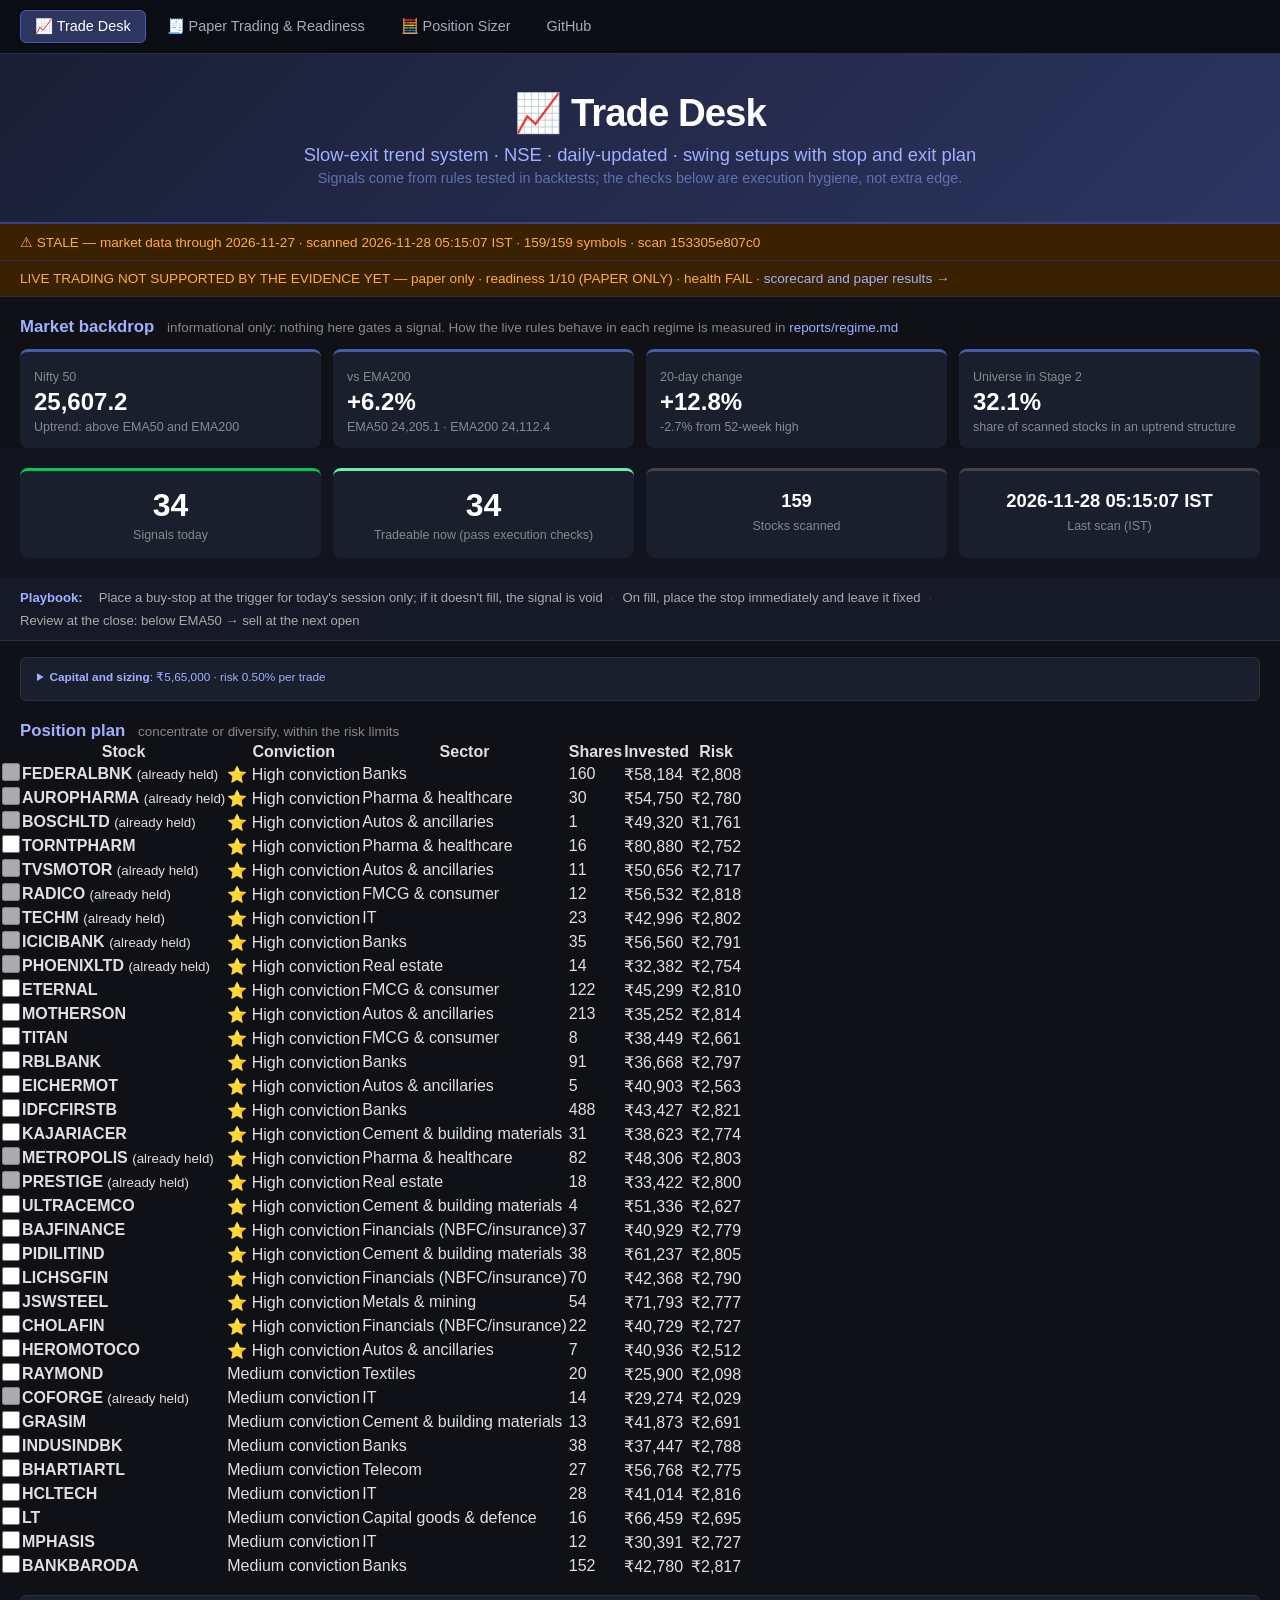
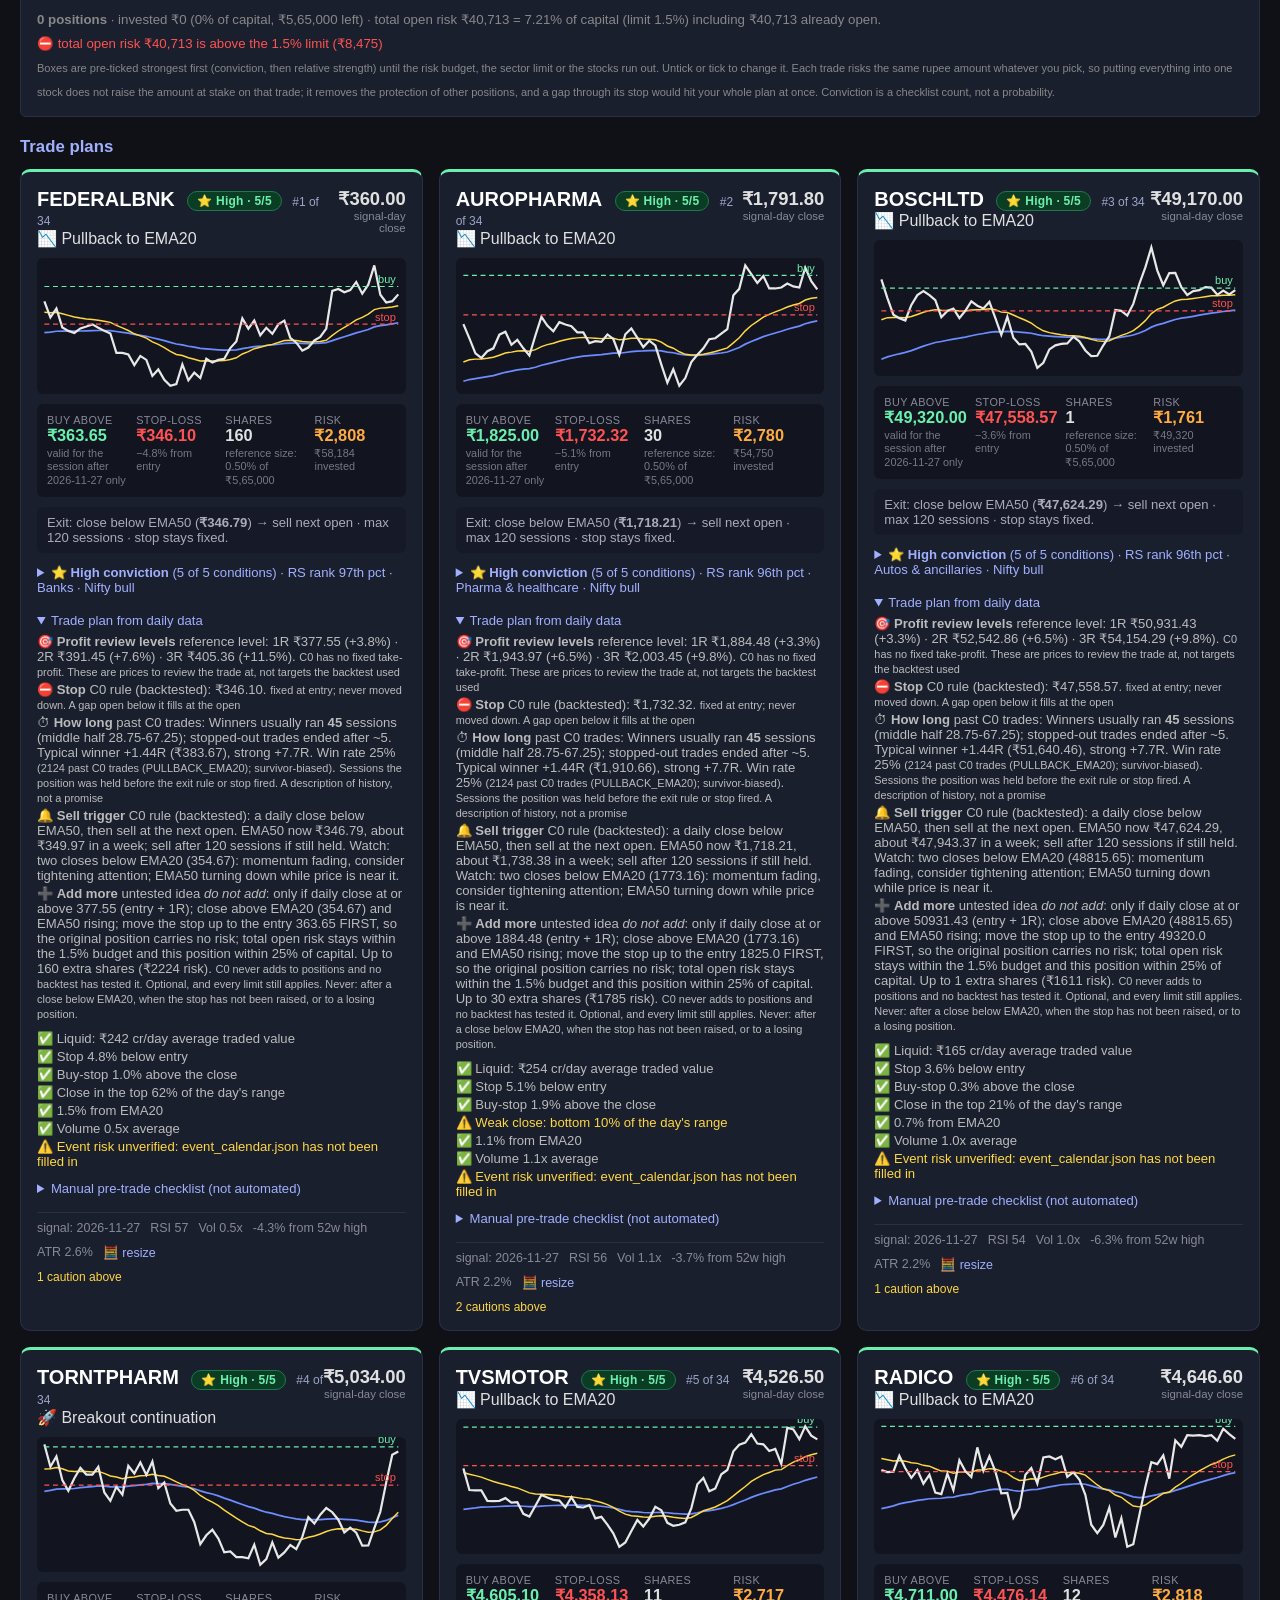
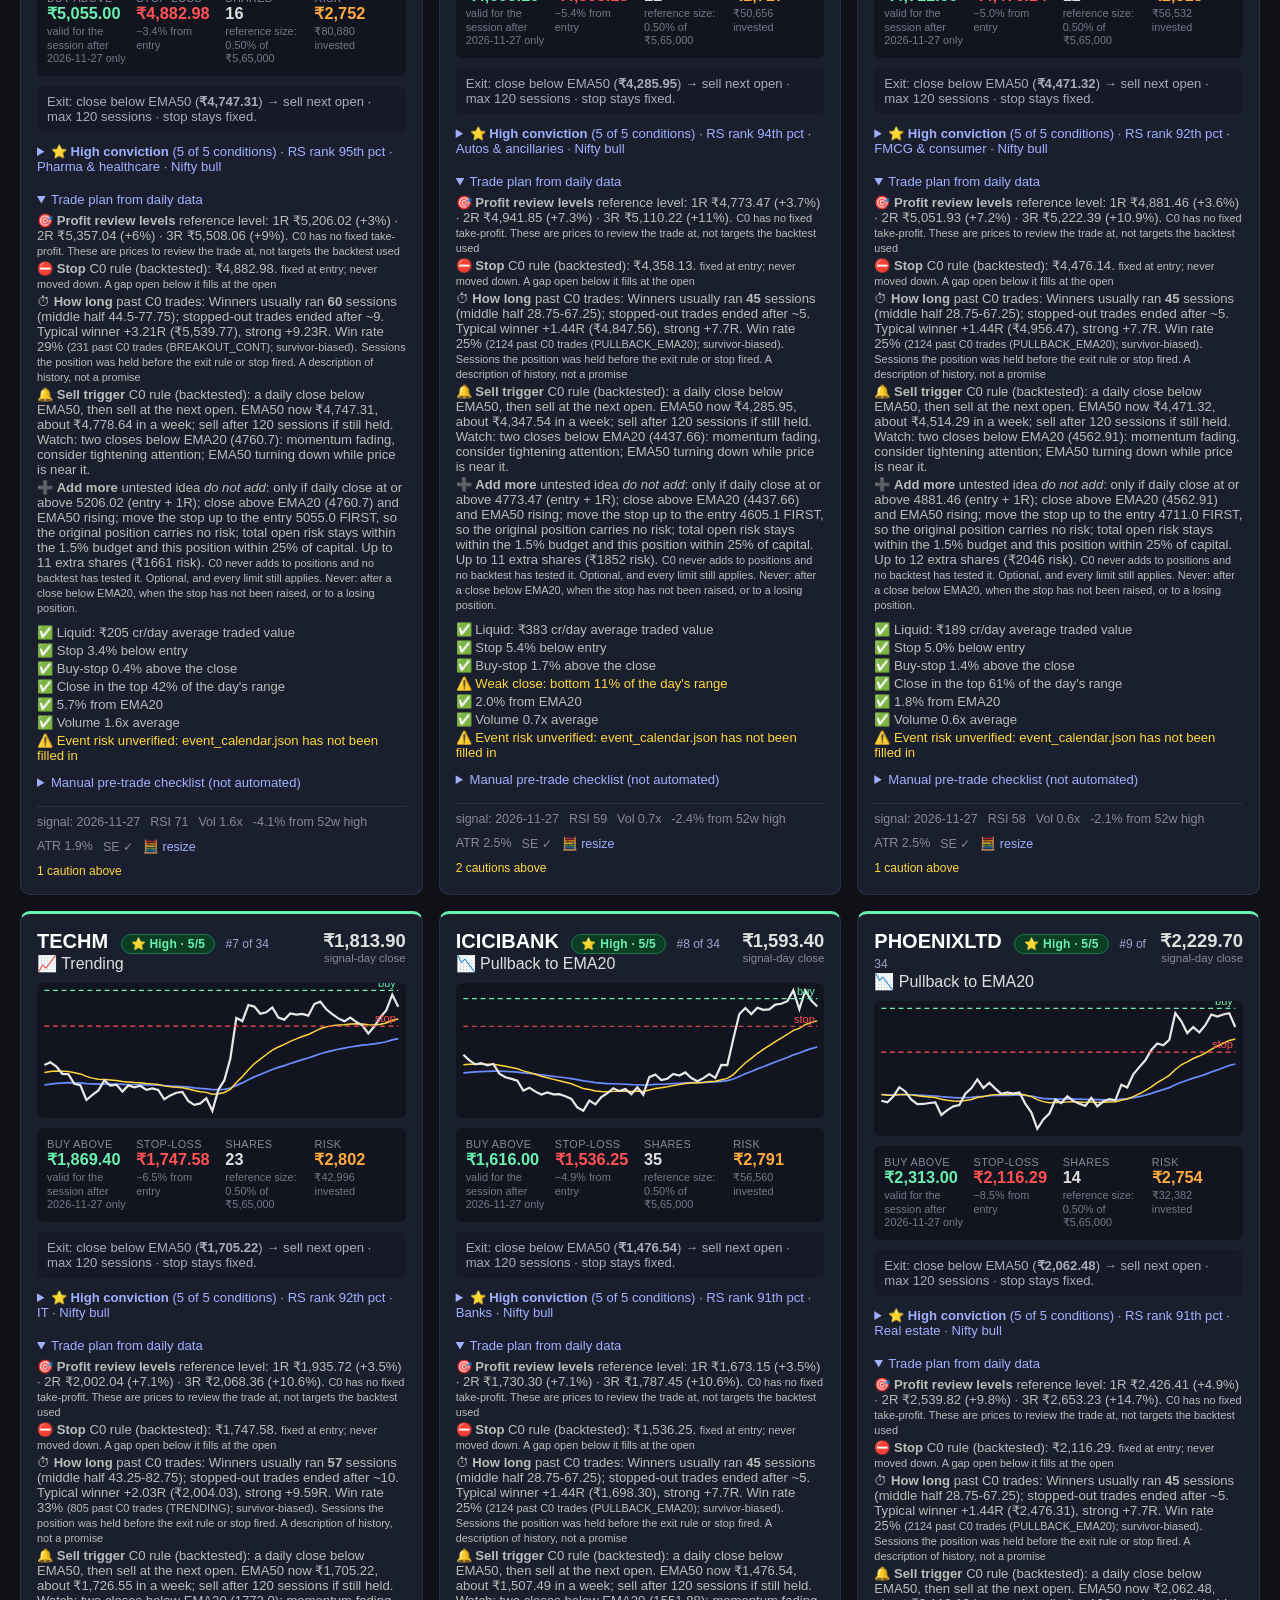
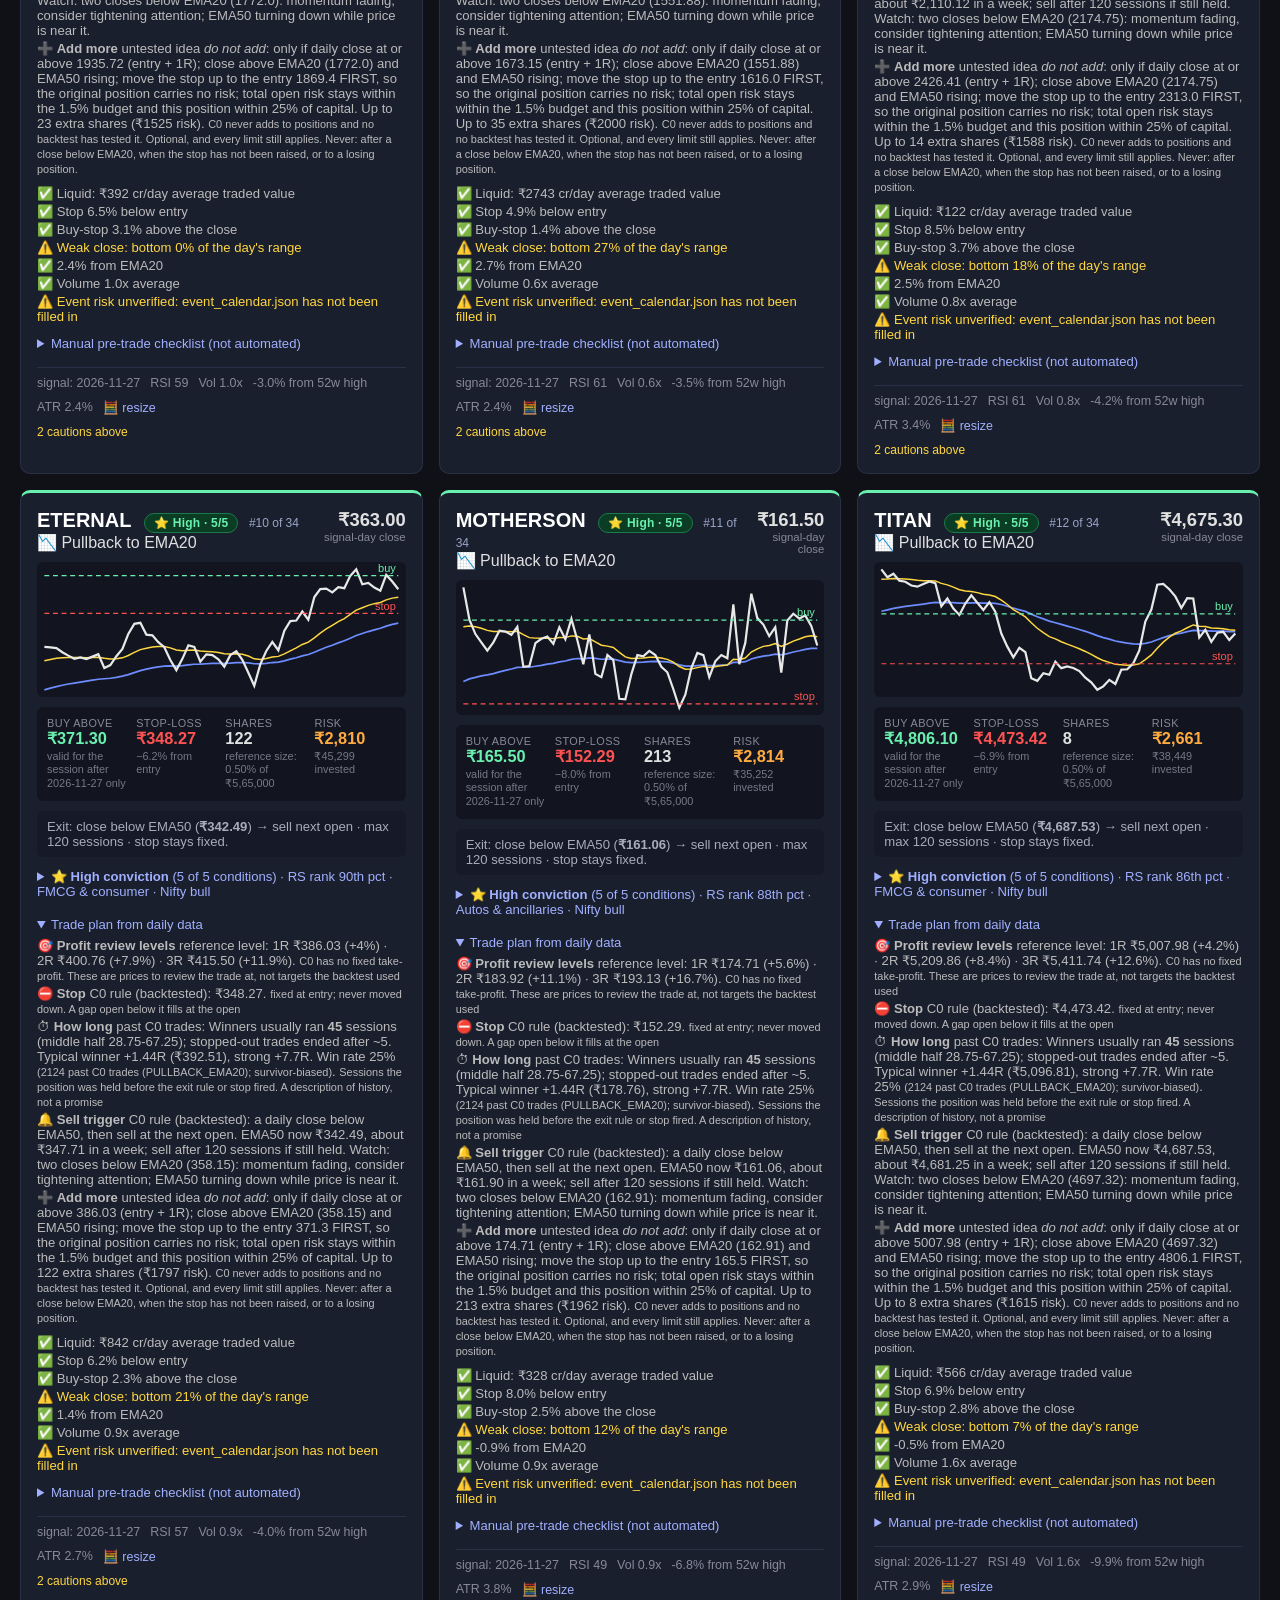
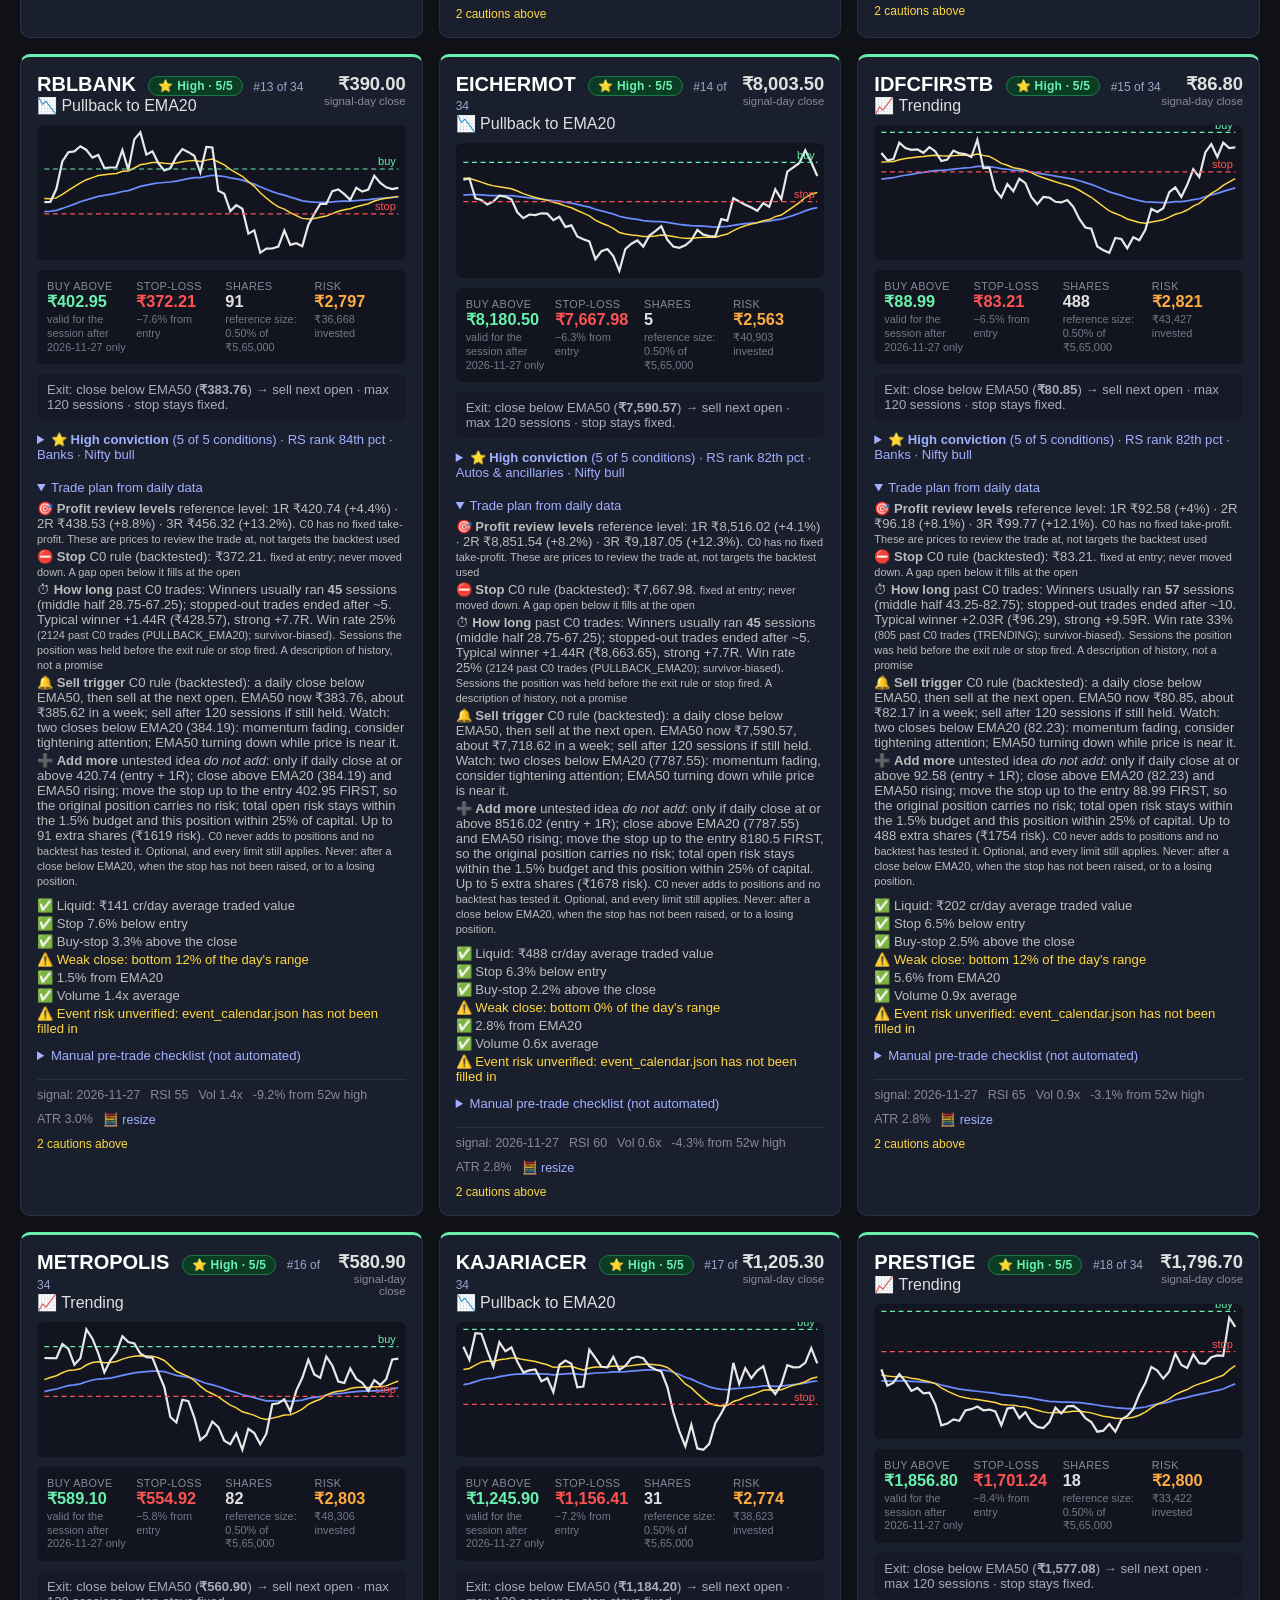
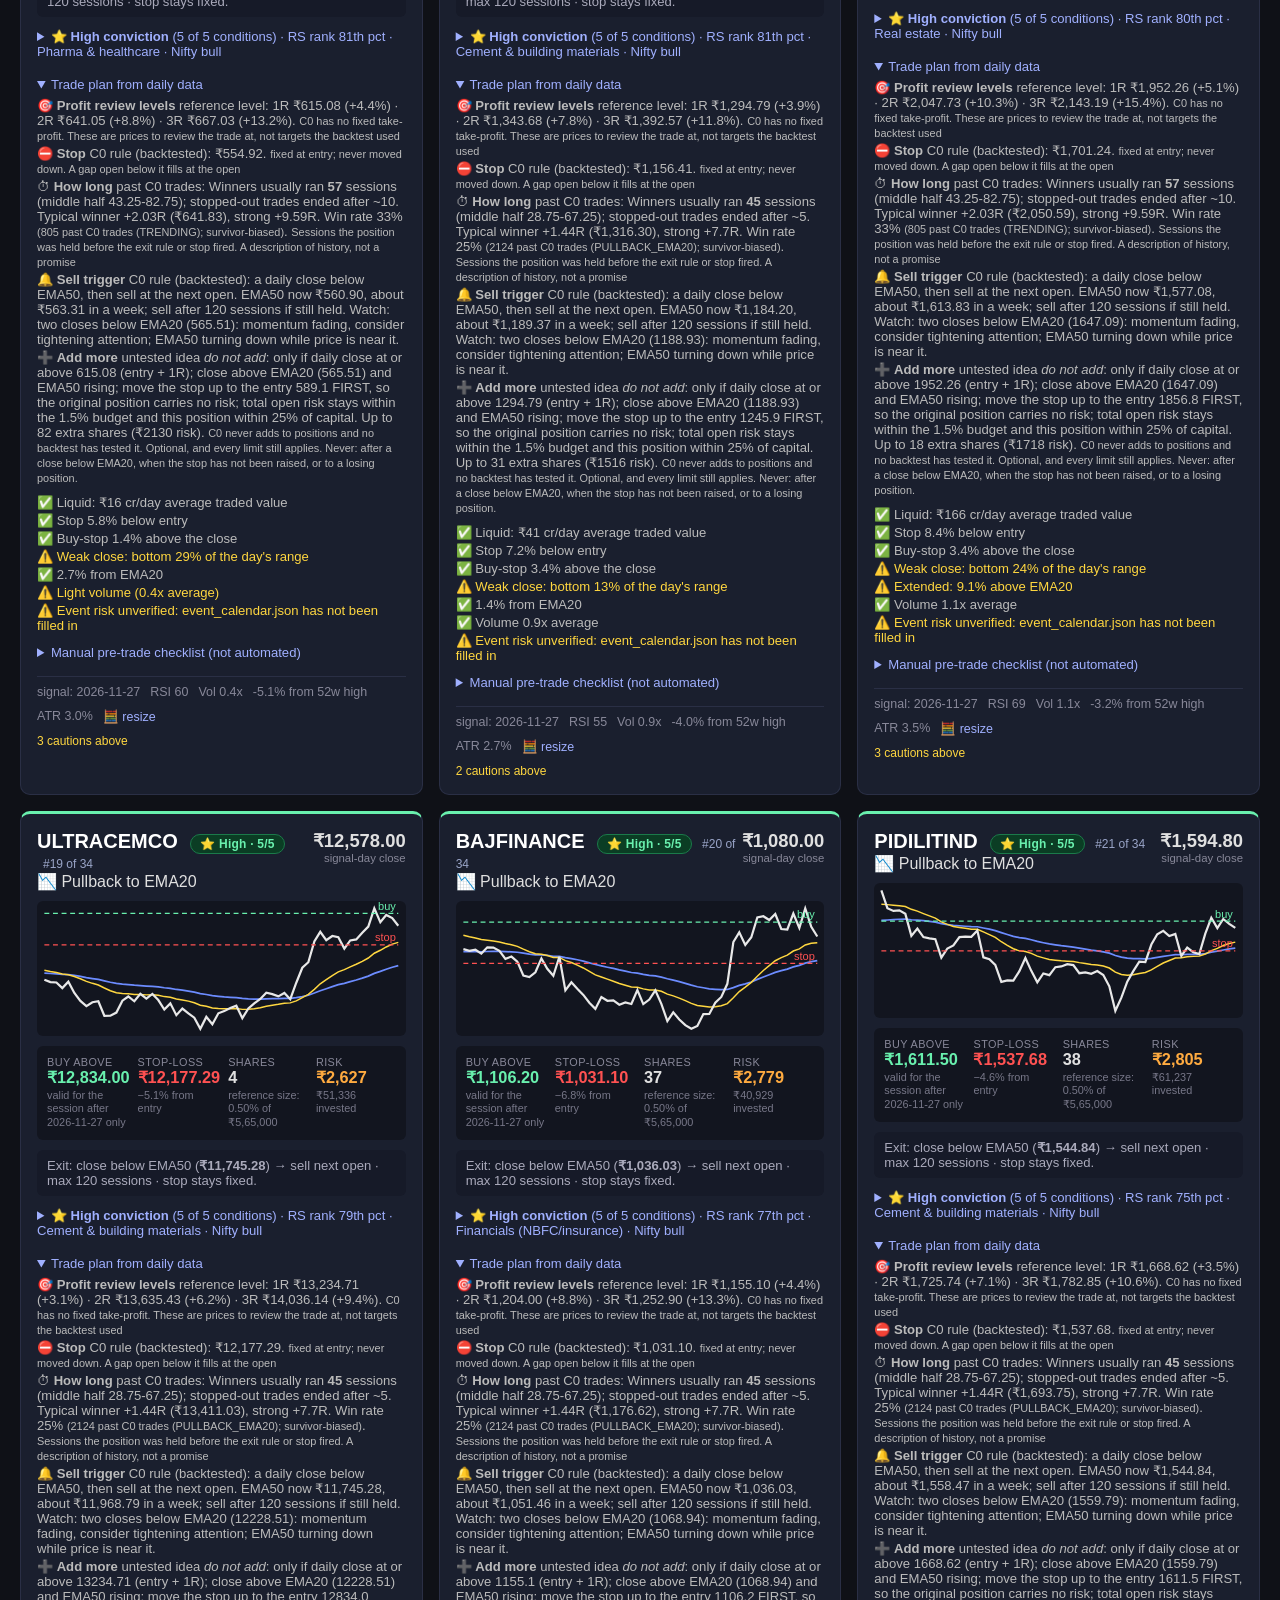
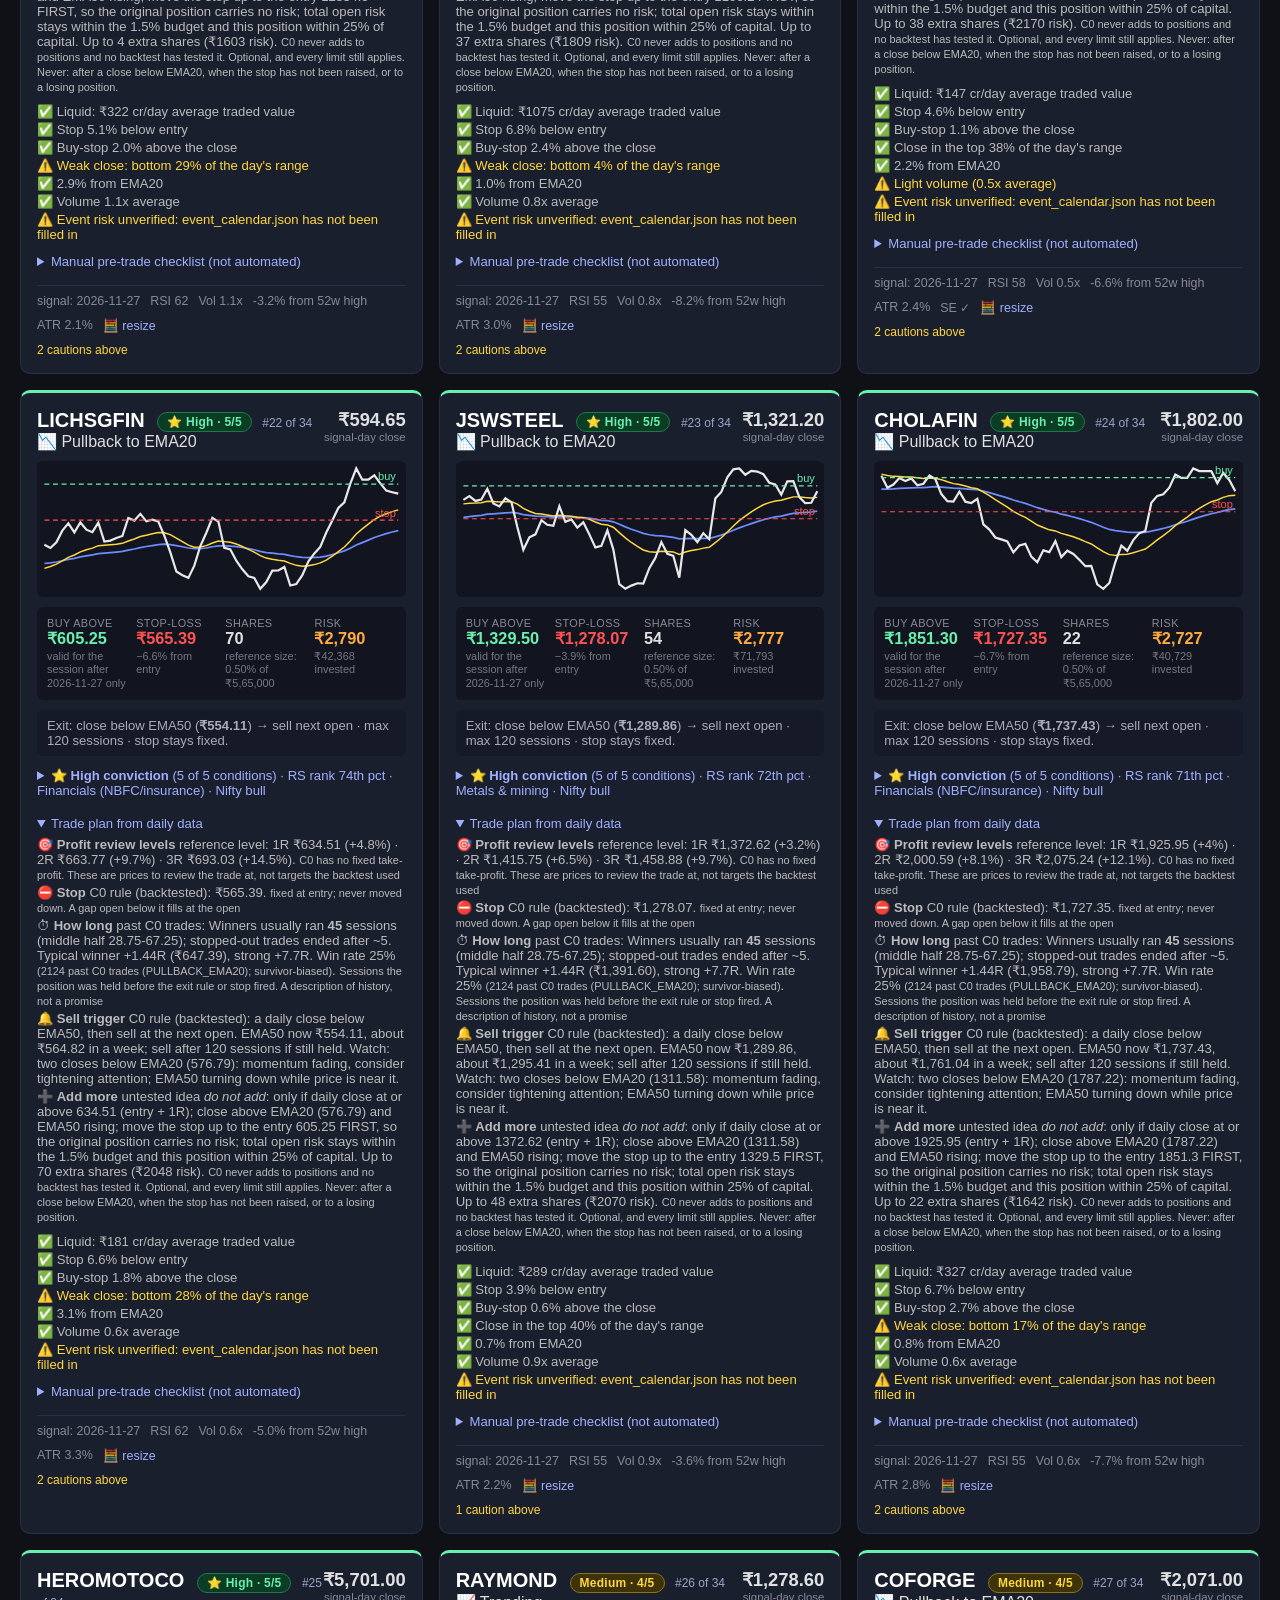
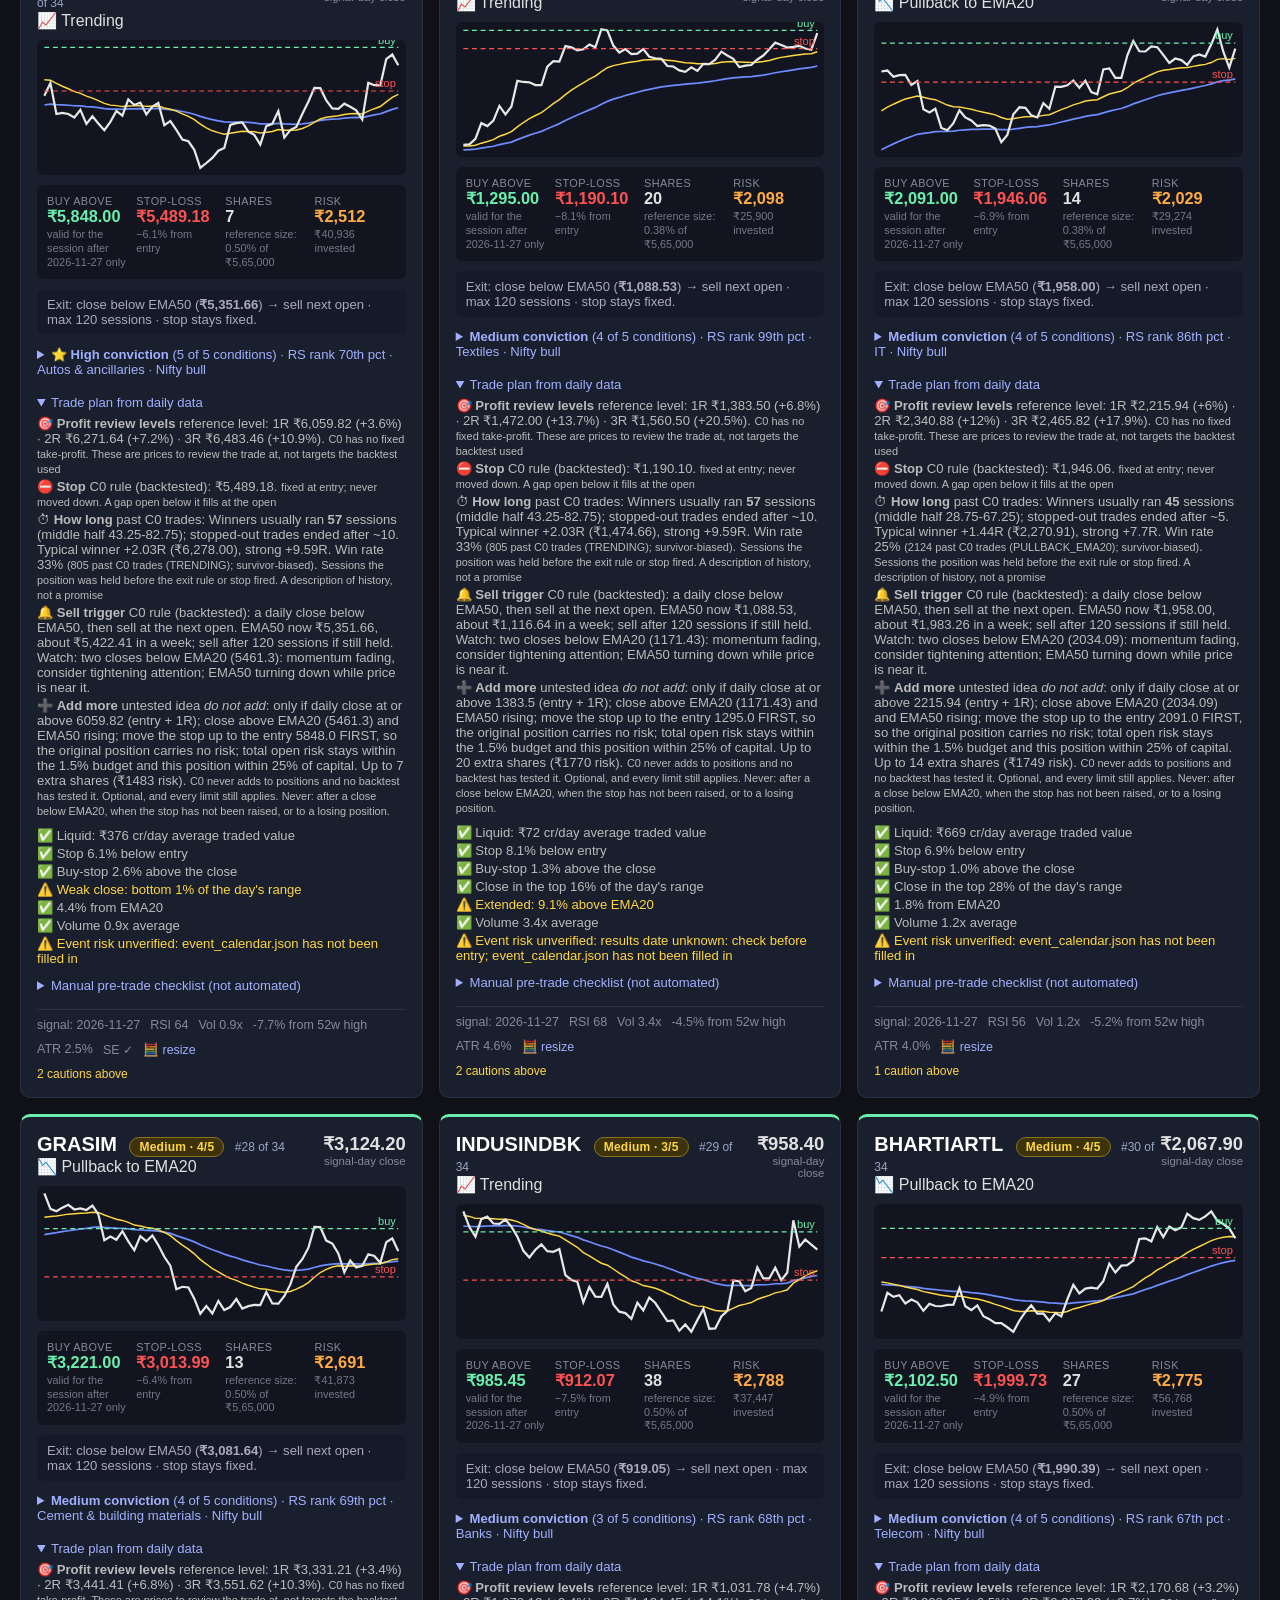
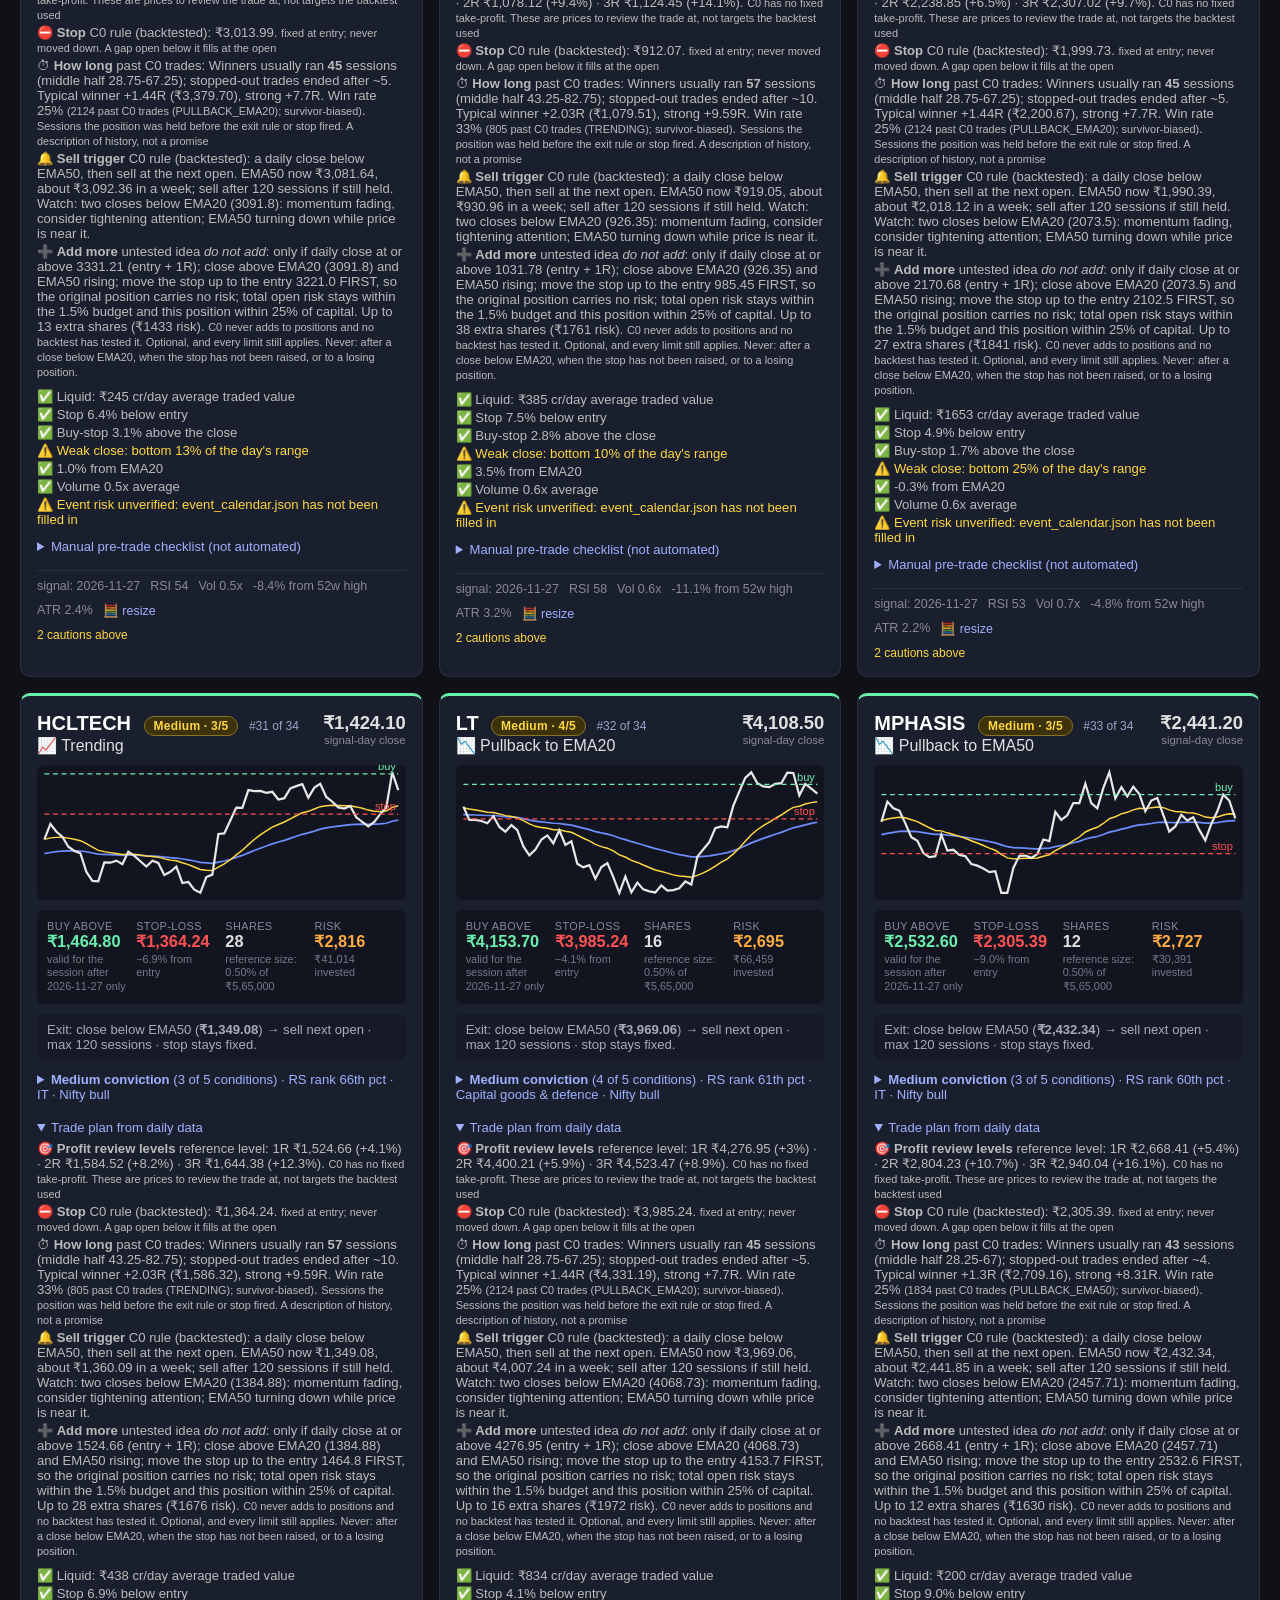
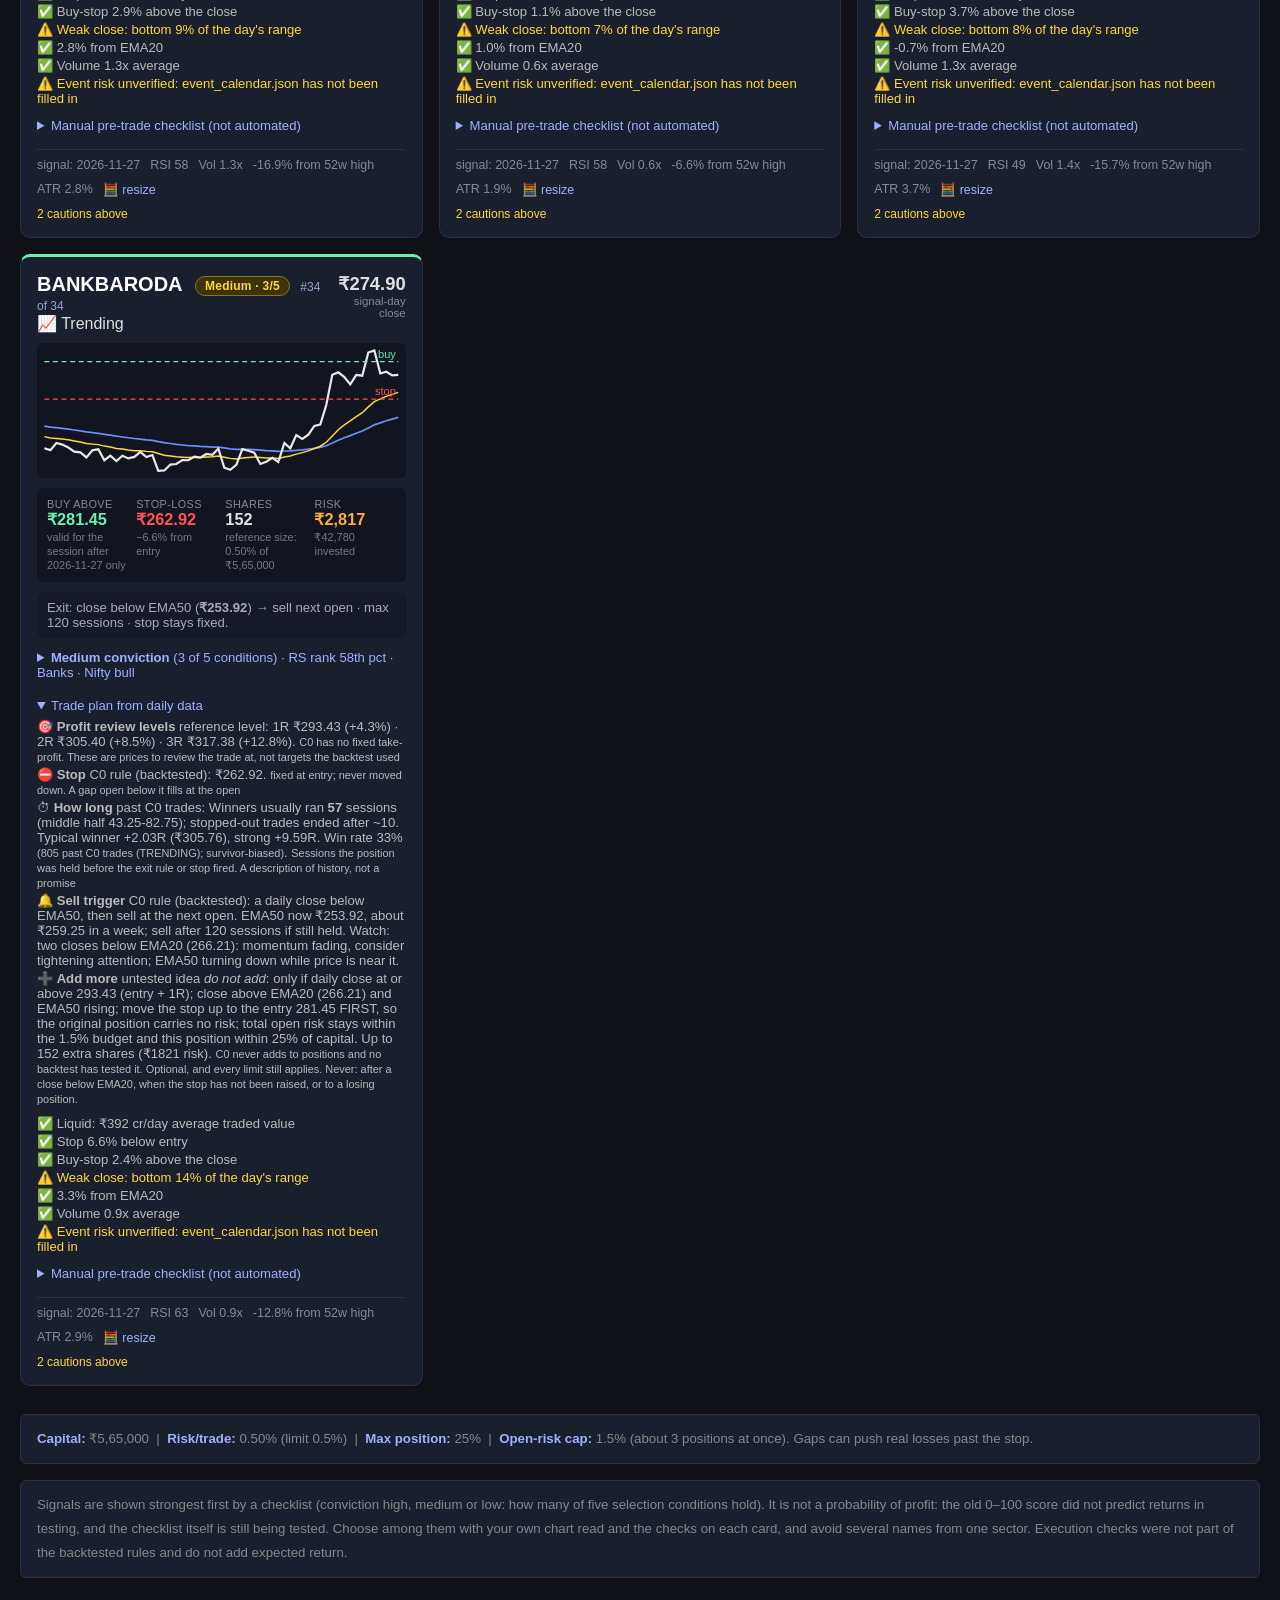
<file: index.html>
<!DOCTYPE html>
<html lang="en">
<head>
    <meta charset="UTF-8">
    <meta name="viewport" content="width=device-width, initial-scale=1.0">
    <title>EDGE PROTOCOL — Trade Desk</title>
    <link rel="stylesheet" href="style.css?v=20261015b">
</head>
<body>
<div class="container">
    <nav class="topnav">
        <a href="index.html" class="active">📈 Trade Desk</a>
        <a href="paper.html">🧾 Paper Trading &amp; Readiness</a>
        <a href="sizer.html">🧮 Position Sizer</a>
        <a href="https://github.com/aminullah112-oss/Swing-Trading" target="_blank">GitHub</a>
    </nav>

    <header class="header">
        <h1>📈 Trade Desk</h1>
        <p class="subtitle">Slow-exit trend system · NSE · daily-updated · swing setups with stop and exit plan</p>
        <p class="description">Signals come from rules tested in backtests; the checks below are execution hygiene, not extra edge.</p>
    </header>

    <div class="status-bar" id="status-bar">Loading scan status…</div>
    <div class="status-bar" id="live-bar">Loading live-trading status…</div>
    <div class="status-bar status-stale" id="lag-bar" hidden></div>
    <div class="status-bar status-stale" id="prov-bar" hidden></div>

    <h2 class="section-title">Market backdrop <span class="muted">informational only: nothing here gates a signal. How the live rules behave in each regime is measured in <a class="back-link" href="https://github.com/aminullah112-oss/Swing-Trading/blob/main/reports/regime.md" target="_blank">reports/regime.md</a></span></h2>
    <div class="mkt-row" id="market-row"></div>

    <div class="summary-bar summary-bar-3">
        <div class="summary-card hc"><div class="card-count" id="count-signals">0</div><div class="card-label">Signals today</div></div>
        <div class="summary-card go"><div class="card-count" id="count-tradeable">0</div><div class="card-label">Tradeable now (pass execution checks)</div></div>
        <div class="summary-card meta"><div class="card-count" id="count-scanned">—</div><div class="card-label">Stocks scanned</div></div>
        <div class="summary-card meta"><div class="card-count" id="scan-time">—</div><div class="card-label">Last scan (IST)</div></div>
    </div>

    <div class="legend-bar">
        <span class="legend-title">Playbook:</span>
        <span class="legend-item">Place a buy-stop at the trigger for today's session only; if it doesn't fill, the signal is void</span>
        <span class="sep">·</span>
        <span class="legend-item">On fill, place the stop immediately and leave it fixed</span>
        <span class="sep">·</span>
        <span class="legend-item">Review at the close: below EMA50 → sell at the next open</span>
    </div>

    <div class="capital-note" id="missing-note" hidden></div>

    <div id="sizing-panel"></div>
    <div id="alloc-panel"></div>

    <h2 class="section-title">Trade plans</h2>
    <div id="watchlist" hidden>
        <h2 class="section-title">Watchlist, preview only <span class="muted"><span id="watchlist-count">0</span> candidates on provisional data, not entries</span></h2>
        <div class="table-container"><table><thead><tr><th>Stock</th><th>Setup</th><th>Last</th><th>Buy above</th><th>Stop</th><th>RSI</th><th>From 52w high</th></tr></thead>
            <tbody id="watchlist-body"></tbody></table></div>
    </div>

    <div class="plans" id="plans"><div class="empty-note"><div class="spinner"></div>Loading trade plans…</div></div>
    <div class="capital-note" id="capital-note"></div>
    <div class="capital-note">
        Signals are shown strongest first by a checklist (conviction high, medium or low: how many of five selection conditions hold). It is not a probability of profit: the old 0–100 score did not predict returns in testing, and the checklist itself is still being tested. Choose among them with your own chart read and the checks on each card,
        and avoid several names from one sector. Execution checks were not part of the backtested rules and do not add expected return.
    </div>

    <div id="filtered" hidden>
        <h2 class="section-title">Signals failing an execution check <span class="muted"><span id="filtered-count">0</span> hidden from trade plans</span></h2>
        <div class="table-wrapper">
            <table class="results-table">
                <thead><tr><th>Symbol</th><th>Buy above</th><th>Stop</th><th>Why it is not tradeable</th></tr></thead>
                <tbody id="filtered-body"></tbody>
            </table>
        </div>
    </div>

    <footer class="footer">
        <p>EDGE PROTOCOL · Stage 2 trend + buy-stop entry + EMA50 exit · Auto-runs 9 AM IST Mon–Fri · Daily bars, not real-time</p>
        <p>Not financial advice · For research only · <a href="paper.html">Paper trading and readiness scorecard</a></p>
    </footer>
</div>
<script src="common.js?v=20261015b"></script>
<script src="plan_math.js?v=20261015b"></script>
    <script src="desk.js?v=20261015b"></script>
</body>
</html>
</file>
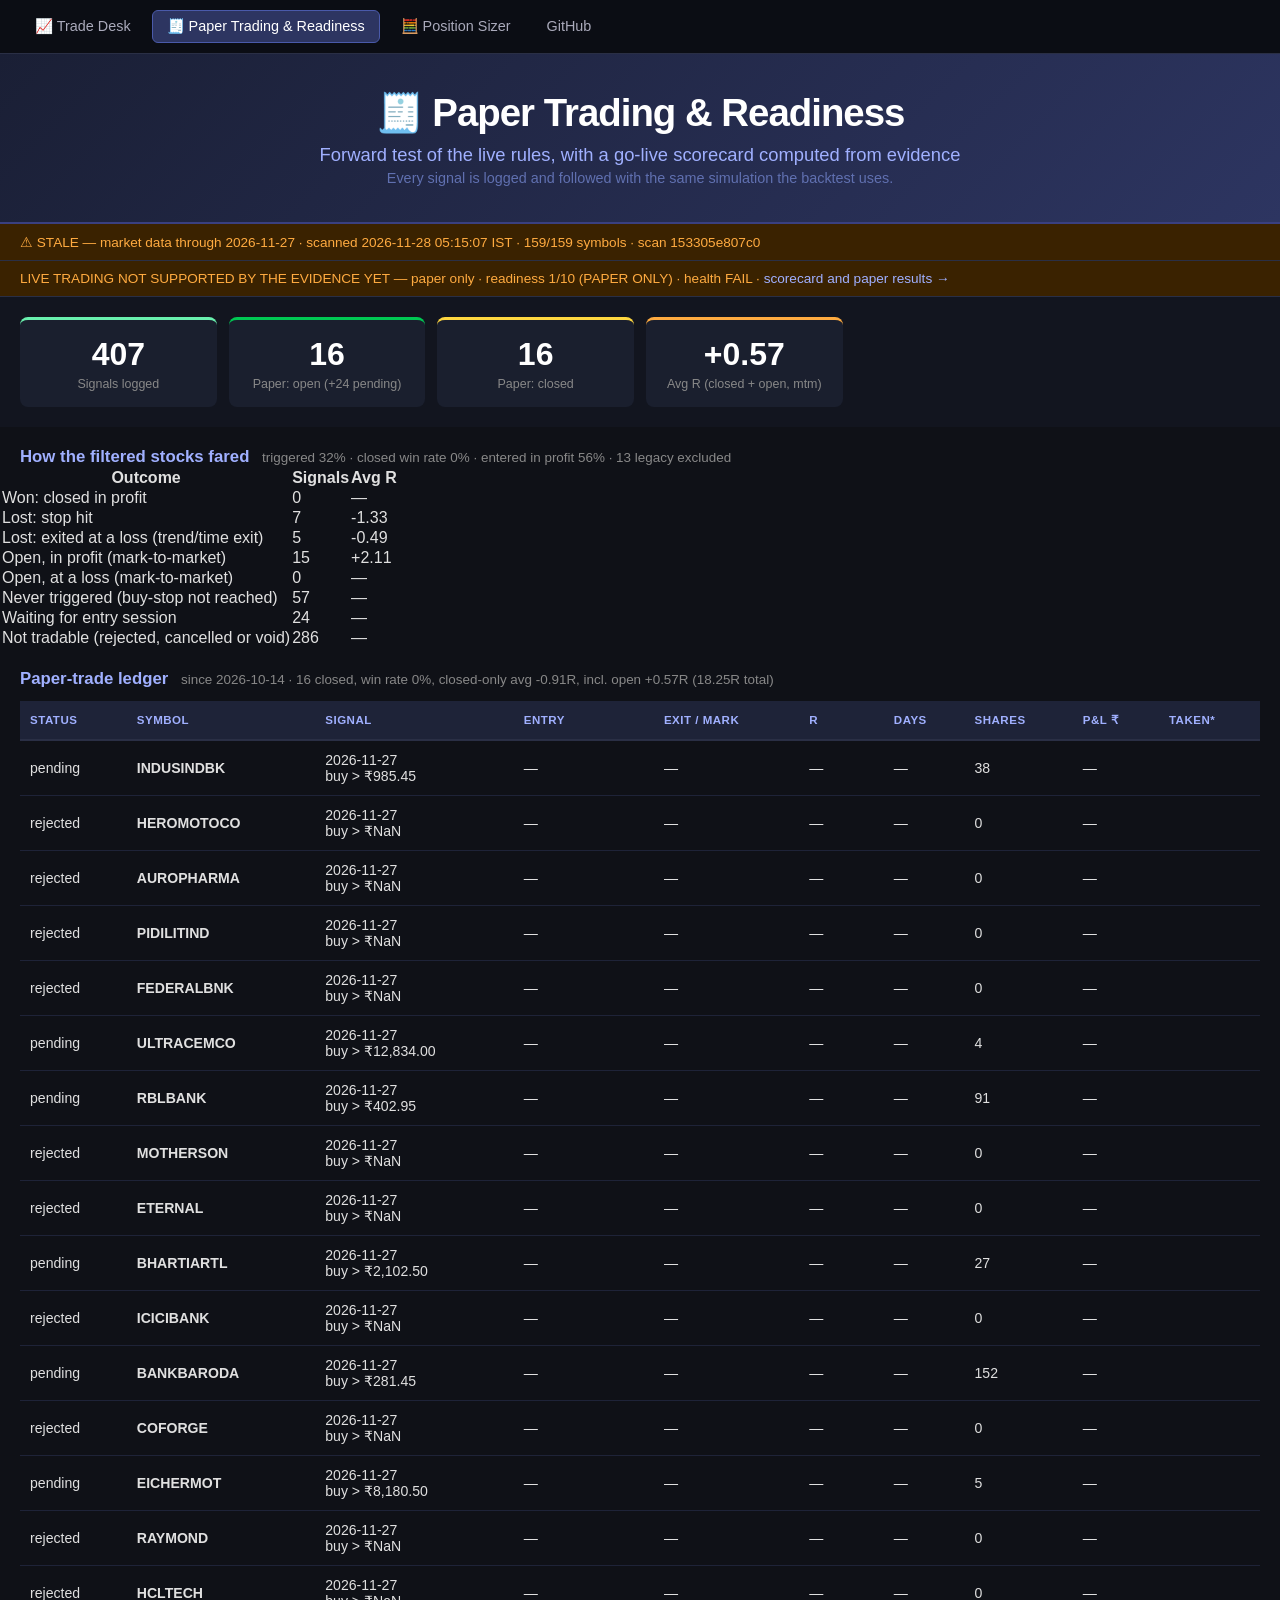
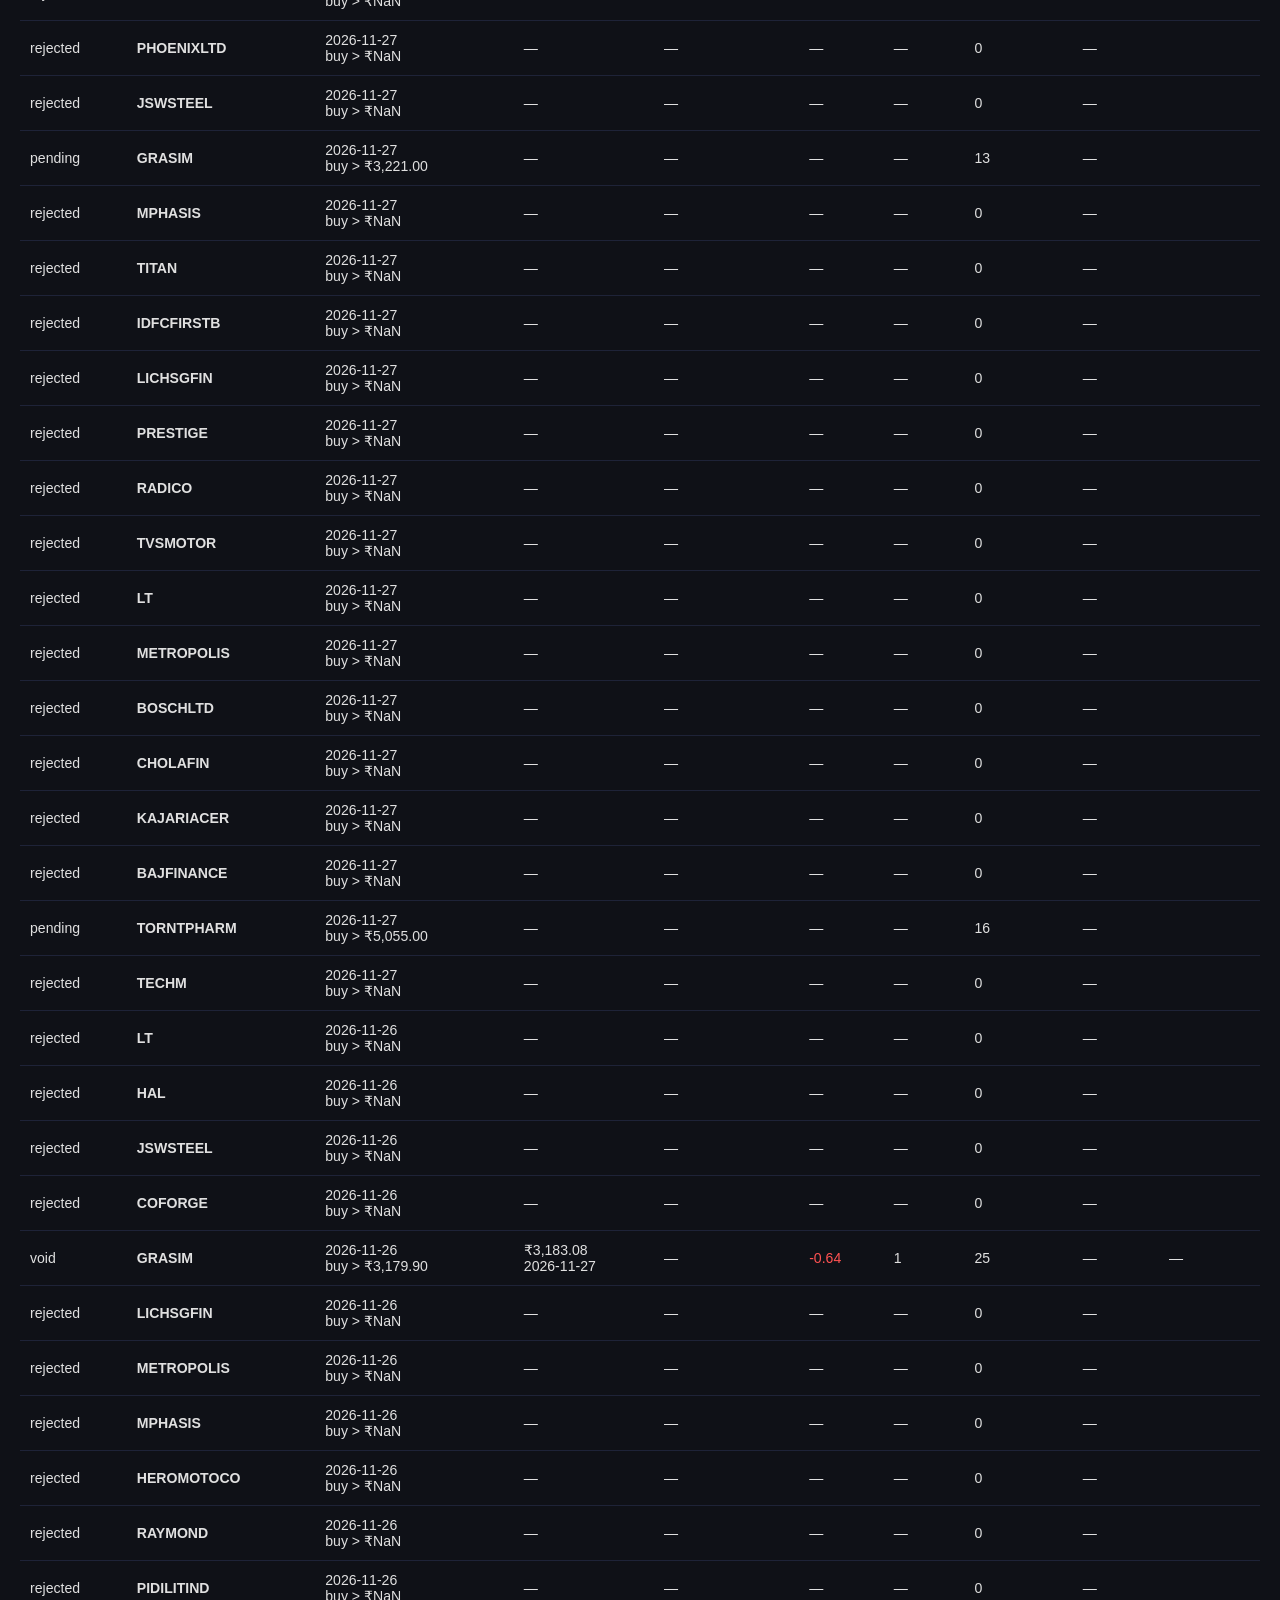
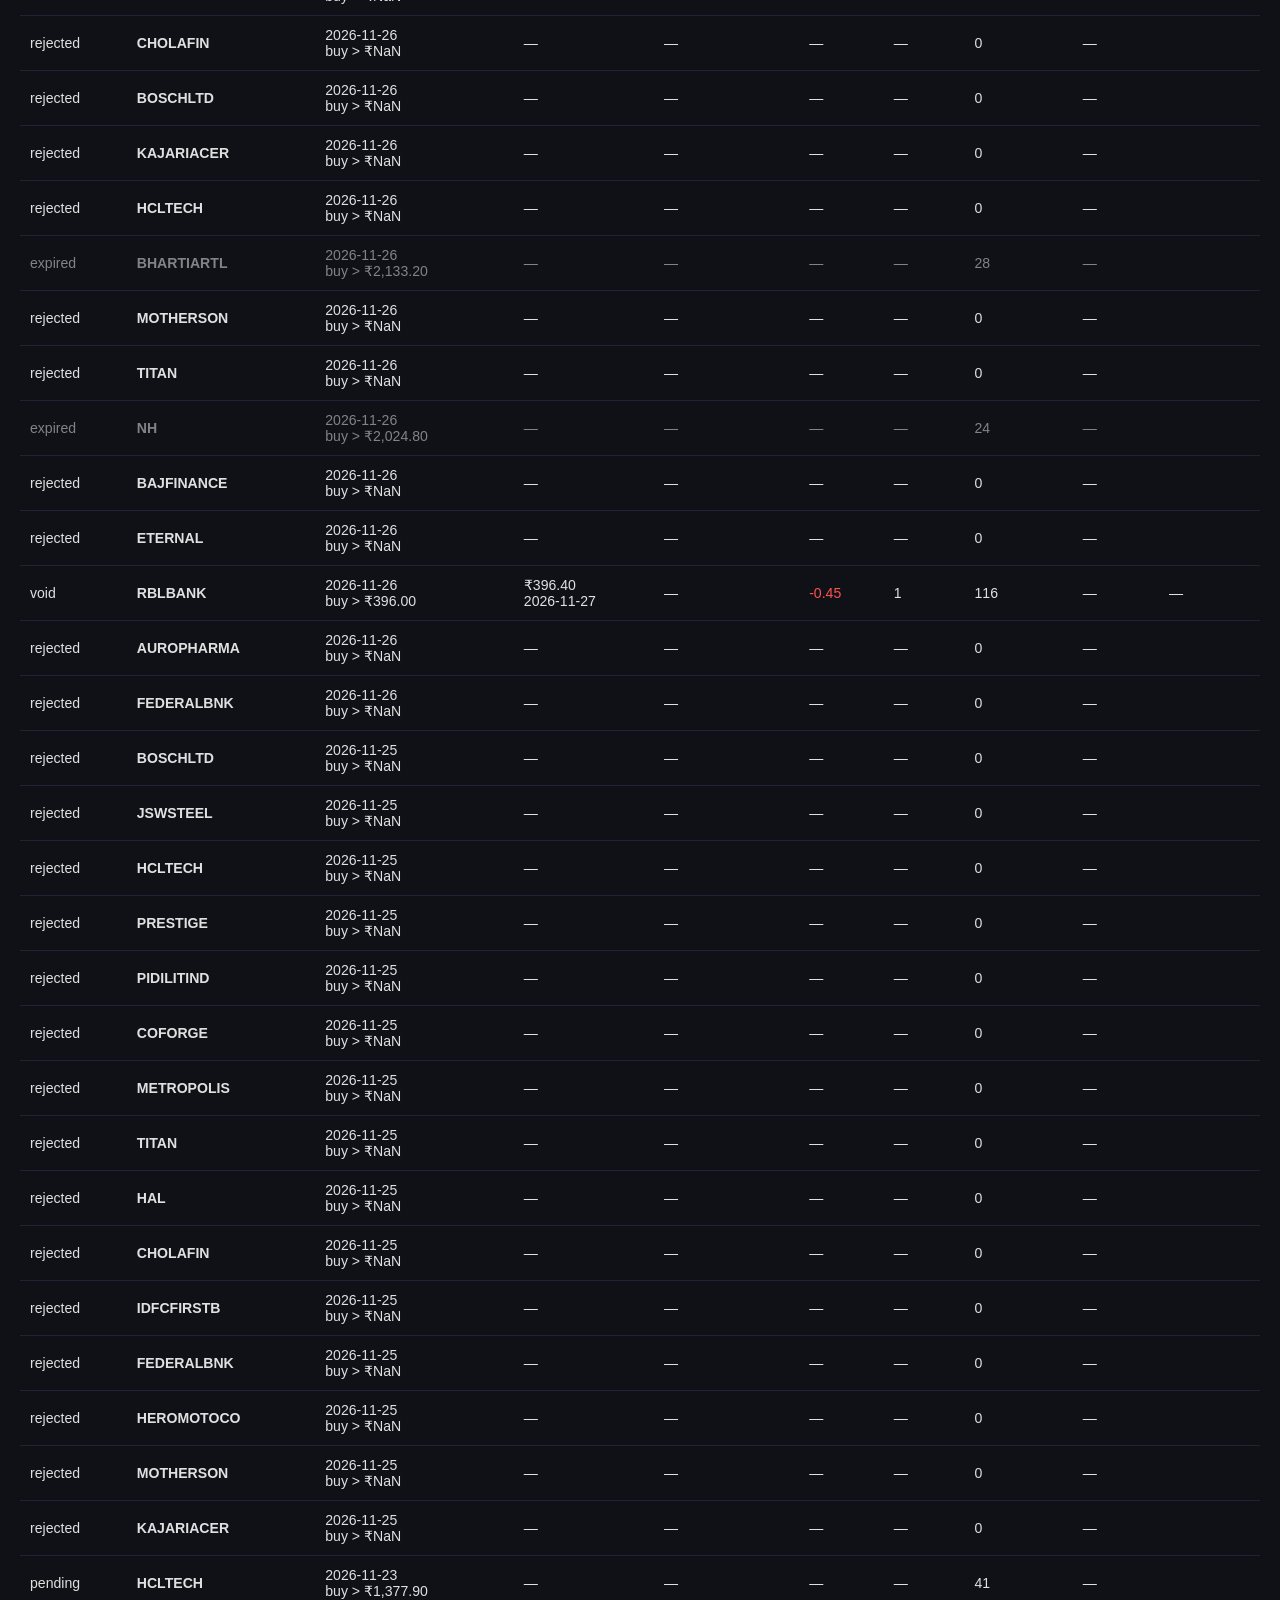
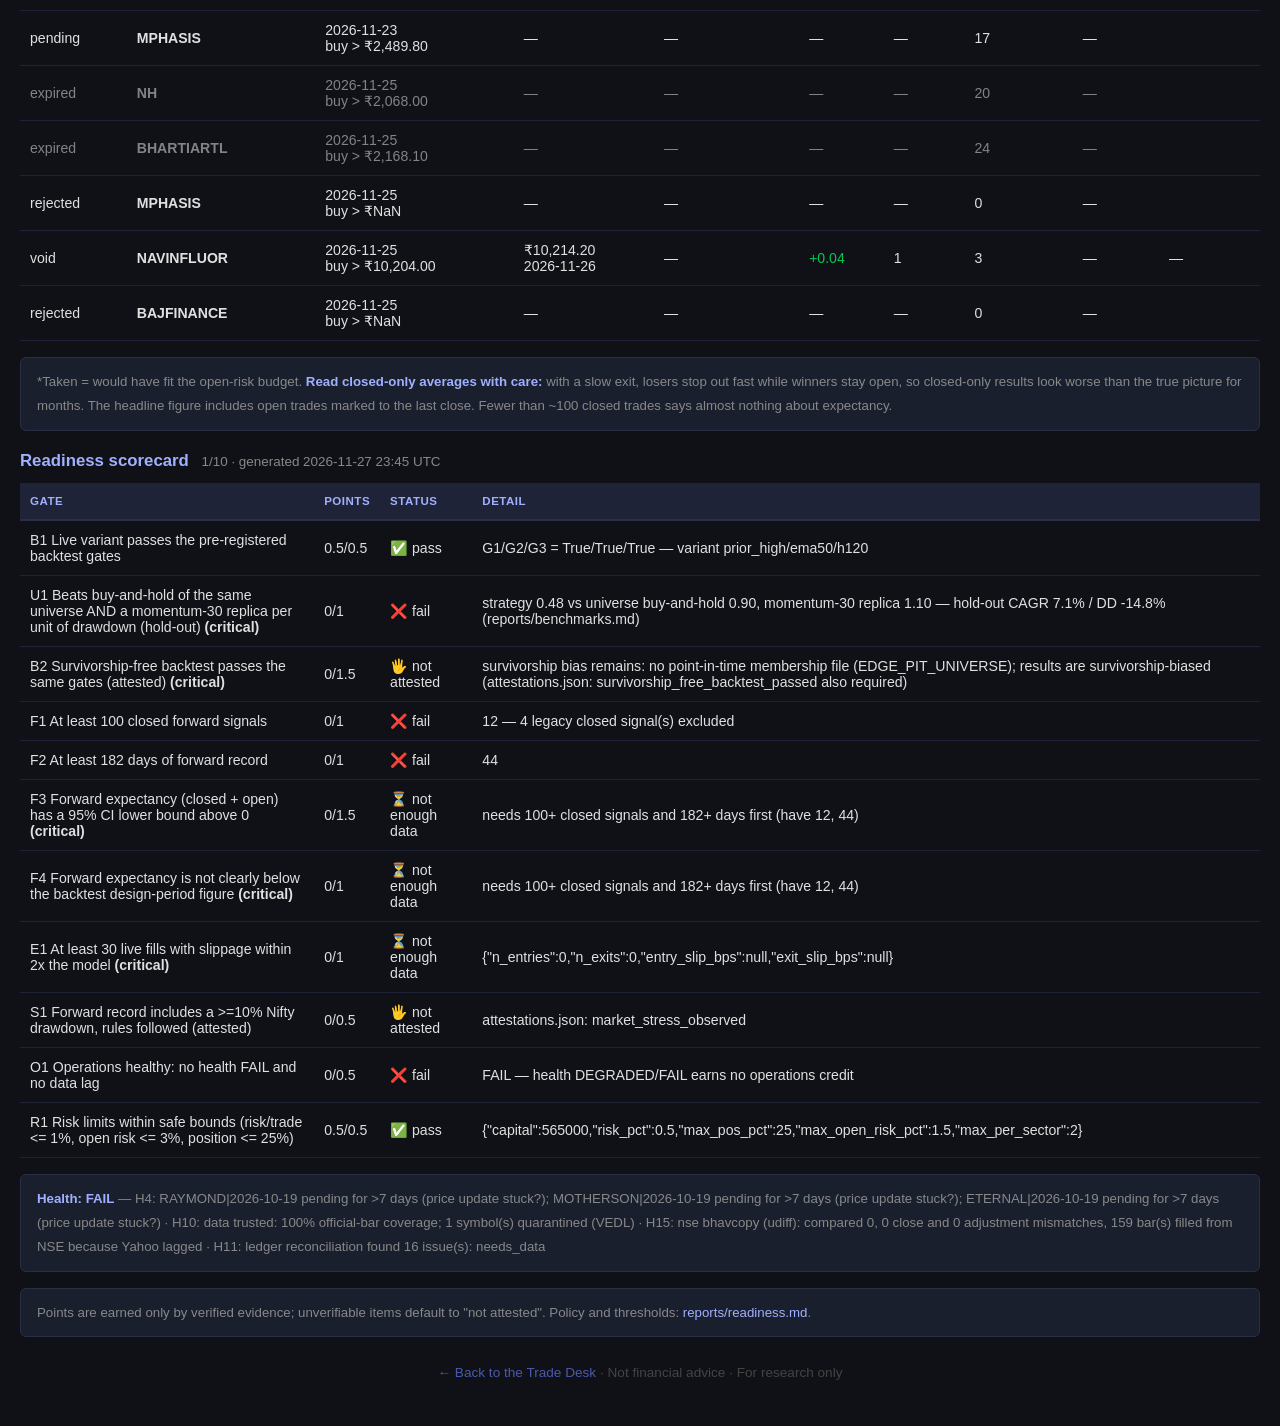
<file: paper.html>
<!DOCTYPE html>
<html lang="en">
<head>
    <meta charset="UTF-8">
    <meta name="viewport" content="width=device-width, initial-scale=1.0">
    <title>EDGE PROTOCOL — Paper Trading &amp; Readiness</title>
    <link rel="stylesheet" href="style.css">
</head>
<body>
<div class="container">
    <nav class="topnav">
        <a href="index.html">📈 Trade Desk</a>
        <a href="paper.html" class="active">🧾 Paper Trading &amp; Readiness</a>
        <a href="sizer.html">🧮 Position Sizer</a>
        <a href="https://github.com/aminullah112-oss/Swing-Trading" target="_blank">GitHub</a>
    </nav>

    <header class="header">
        <h1>🧾 Paper Trading &amp; Readiness</h1>
        <p class="subtitle">Forward test of the live rules, with a go-live scorecard computed from evidence</p>
        <p class="description">Every signal is logged and followed with the same simulation the backtest uses.</p>
    </header>

    <div class="status-bar" id="status-bar">Loading scan status…</div>
    <div class="status-bar" id="live-bar">Loading live-trading status…</div>

    <div class="summary-bar">
        <div class="summary-card go"><div class="card-count" id="count-signals">0</div><div class="card-label">Signals logged</div></div>
        <div class="summary-card hc"><div class="card-count" id="count-open">0</div><div class="card-label" id="label-open">Paper: open</div></div>
        <div class="summary-card wc"><div class="card-count" id="count-closed">0</div><div class="card-label">Paper: closed</div></div>
        <div class="summary-card w"><div class="card-count" id="avg-r">—</div><div class="card-label">Avg R (closed + open, mtm)</div></div>
    </div>

    <h2 class="section-title">How the filtered stocks fared <span class="muted" id="outcome-meta"></span></h2>
    <div class="table-container"><table><thead><tr><th>Outcome</th><th>Signals</th><th>Avg R</th></tr></thead>
        <tbody id="outcome-body"><tr><td colspan="3" class="loading-cell">No signals yet.</td></tr></tbody></table></div>

    <h2 class="section-title">Paper-trade ledger <span class="muted" id="ledger-meta"></span></h2>
    <div class="table-wrapper">
        <table class="results-table">
            <thead>
                <tr><th>Status</th><th>Symbol</th><th>Signal</th><th>Entry</th><th>Exit / Mark</th><th>R</th><th>Days</th><th>Shares</th><th>P&amp;L ₹</th><th>Taken*</th></tr>
            </thead>
            <tbody id="ledger-body"><tr><td colspan="10" class="loading-cell">No paper trades yet.</td></tr></tbody>
        </table>
    </div>
    <div class="capital-note">
        *Taken = would have fit the open-risk budget. <strong>Read closed-only averages with care:</strong> with a slow exit, losers stop out fast while winners stay open,
        so closed-only results look worse than the true picture for months. The headline figure includes open trades marked to the last close.
        Fewer than ~100 closed trades says almost nothing about expectancy.
    </div>

    <h2 class="section-title">Readiness scorecard <span class="muted" id="readiness-meta"></span></h2>
    <div class="table-wrapper">
        <table class="results-table">
            <thead><tr><th>Gate</th><th>Points</th><th>Status</th><th>Detail</th></tr></thead>
            <tbody id="readiness-body"><tr><td colspan="4" class="loading-cell">Loading…</td></tr></tbody>
        </table>
    </div>
    <div class="capital-note" id="health-note"></div>
    <div class="capital-note">
        Points are earned only by verified evidence; unverifiable items default to "not attested". Policy and thresholds:
        <a class="back-link" href="https://github.com/aminullah112-oss/Swing-Trading/blob/main/reports/readiness.md" target="_blank">reports/readiness.md</a>.
    </div>

    <footer class="footer">
        <p><a href="index.html">← Back to the Trade Desk</a> · Not financial advice · For research only</p>
    </footer>
</div>
<script src="common.js"></script>
<script src="paper.js"></script>
</body>
</html>
</file>
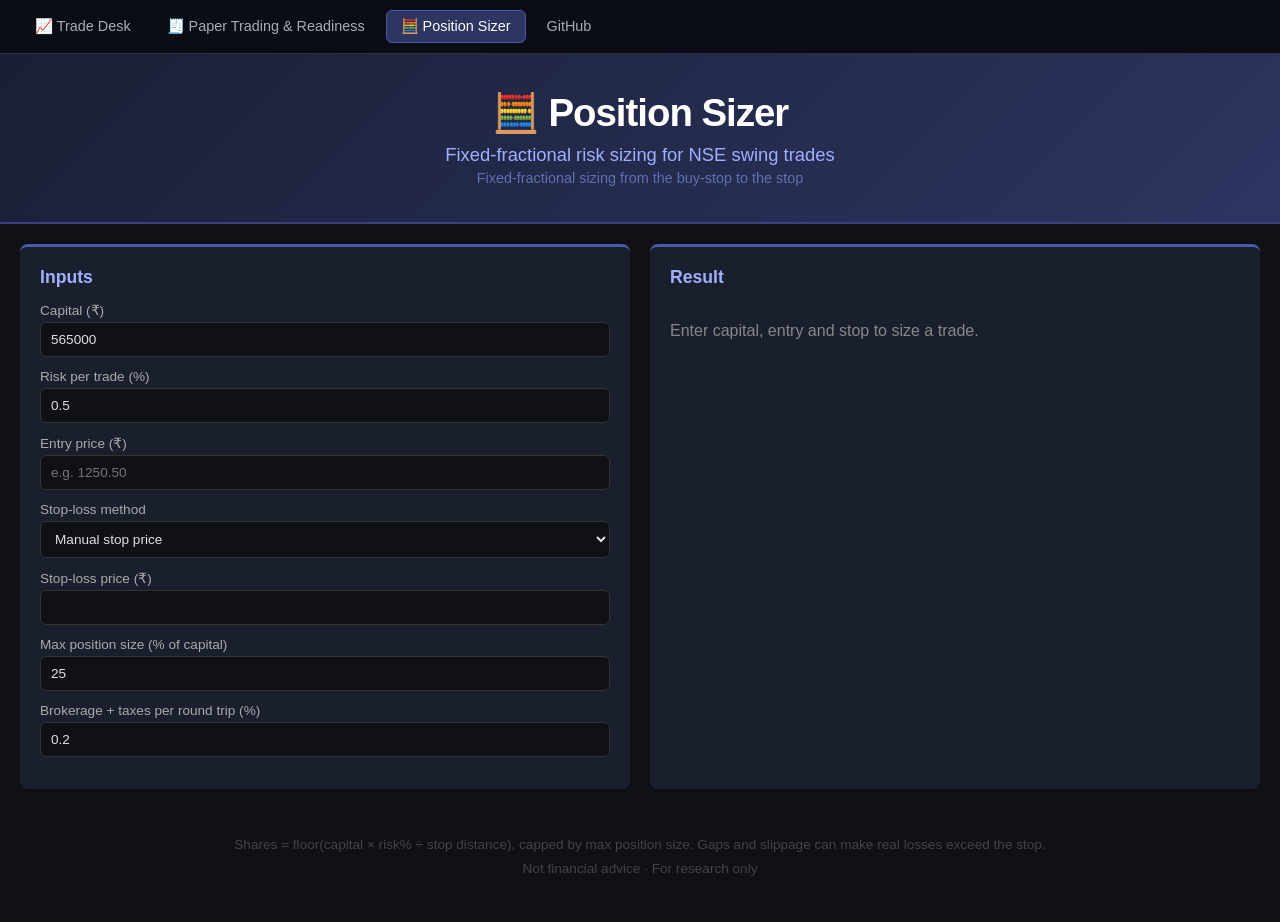
<file: sizer.html>
<!DOCTYPE html>
<html lang="en">
<head>
    <meta charset="UTF-8">
    <meta name="viewport" content="width=device-width, initial-scale=1.0">
    <title>Position Sizer — EDGE PROTOCOL</title>
    <link rel="stylesheet" href="style.css">
</head>
<body>
<div class="container">
    <nav class="topnav">
        <a href="index.html">📈 Trade Desk</a>
        <a href="paper.html">🧾 Paper Trading &amp; Readiness</a>
        <a href="sizer.html" class="active">🧮 Position Sizer</a>
        <a href="https://github.com/aminullah112-oss/Swing-Trading" target="_blank">GitHub</a>
    </nav>
    <header class="header">
        <h1>🧮 Position Sizer</h1>
        <p class="subtitle">Fixed-fractional risk sizing for NSE swing trades</p>
        <p class="description">Fixed-fractional sizing from the buy-stop to the stop</p>
    </header>

    <div class="sizer-grid">
        <form class="sizer-card" id="sizer-form" autocomplete="off">
            <h2>Inputs</h2>
            <label>Capital (₹)<input type="number" id="capital" value="565000" min="0" step="1000"></label>
            <label>Risk per trade (%)<input type="number" id="risk-pct" value="0.5" min="0" step="0.1"></label>
            <label>Entry price (₹)<input type="number" id="entry" min="0" step="0.05" placeholder="e.g. 1250.50"></label>

            <label>Stop-loss method
                <select id="stop-mode">
                    <option value="manual">Manual stop price</option>
                    <option value="atr">ATR (matches scanner)</option>
                </select>
            </label>
            <label data-mode="manual">Stop-loss price (₹)<input type="number" id="stop" min="0" step="0.05"></label>
            <label data-mode="atr" hidden>ATR(14) (₹)<input type="number" id="atr" min="0" step="0.05"></label>
            <label data-mode="atr" hidden>ATR multiple<input type="number" id="atr-mult" value="1.5" min="0" step="0.1"></label>

            <label>Max position size (% of capital)<input type="number" id="max-pos" value="25" min="0" step="1"></label>
            <label>Brokerage + taxes per round trip (%)<input type="number" id="costs" value="0.2" min="0" step="0.05"></label>
        </form>

        <div class="sizer-card" id="sizer-out">
            <h2>Result</h2>
            <div id="sizer-msg" class="sizer-msg">Enter capital, entry and stop to size a trade.</div>
            <table class="sizer-table" id="sizer-table" hidden>
                <tr><td>Shares</td><td id="o-shares" class="big"></td></tr>
                <tr><td>Position value</td><td id="o-value"></td></tr>
                <tr><td>% of capital</td><td id="o-pct"></td></tr>
                <tr><td>Stop distance</td><td id="o-sd"></td></tr>
                <tr><td>Stop-loss</td><td id="o-stop" class="stop-cell"></td></tr>
                <tr><td>Actual risk</td><td id="o-risk" class="risk-cell"></td></tr>
                <tr><td>Target 1 (2R)</td><td id="o-t1" class="t1-cell"></td></tr>
                <tr><td>Target 2 (3R)</td><td id="o-t2" class="t2-cell"></td></tr>
                <tr><td>Est. costs</td><td id="o-costs"></td></tr>
            </table>
            <p class="sizer-note" id="o-note"></p>
        </div>
    </div>

    <footer class="footer">
        <p>Shares = floor(capital × risk% ÷ stop distance), capped by max position size. Gaps and slippage can make real losses exceed the stop.</p>
        <p>Not financial advice · For research only</p>
    </footer>
</div>
<script src="sizer.js"></script>
</body>
</html>
</file>
<file: style.css>
*{margin:0;padding:0;box-sizing:border-box}
body{font-family:-apple-system,BlinkMacSystemFont,'Segoe UI',Roboto,sans-serif;background:#0f1117;color:#e0e0e0;min-height:100vh}
.container{max-width:1400px;margin:0 auto;padding:0 0 40px 0}

/* Header */
.header{background:linear-gradient(135deg,#1a1f35 0%,#2d3561 100%);padding:36px 30px;text-align:center;border-bottom:2px solid #3a4080}
.header h1{font-size:2.4em;font-weight:800;color:#fff;letter-spacing:-1px;margin-bottom:8px}
.header .subtitle{font-size:1.15em;color:#a0b0ff;margin-bottom:4px}
.header .description{font-size:0.9em;color:#6070b0}

/* Summary Cards */
.summary-bar{display:grid;grid-template-columns:repeat(6,1fr);gap:12px;padding:20px;background:#12151f}
.summary-card{background:#1a1f2e;border-radius:8px;padding:16px;text-align:center;border-top:3px solid #333}
.summary-card.hc{border-color:#00c853}
.summary-card.go{border-color:#69f0ae}
.summary-card.wc{border-color:#ffd740}
.summary-card.w{border-color:#ffab40}
.summary-card.meta{border-color:#444}
.card-count{font-size:2em;font-weight:800;color:#fff}
.card-label{font-size:0.78em;color:#888;margin-top:4px}

/* Legend */
.legend-bar{background:#161a28;padding:12px 20px;display:flex;flex-wrap:wrap;gap:8px;align-items:center;font-size:0.82em;color:#888;border-bottom:1px solid #2a2f45}
.legend-title{color:#a0b0ff;font-weight:600;margin-right:8px}
.legend-item{color:#aaa}
.sep{color:#444}

/* Tabs */
.tab-bar{display:flex;gap:8px;padding:16px 20px;background:#12151f;border-bottom:1px solid #2a2f45}
.tab{background:#1a1f2e;border:1px solid #333;color:#aaa;padding:8px 16px;border-radius:6px;cursor:pointer;font-size:0.88em;transition:all 0.2s}
.tab:hover,.tab.active{background:#2d3561;border-color:#4a5aaa;color:#fff}
.tab-hc.active{background:#003820;border-color:#00c853;color:#00c853}
.tab-go.active{background:#003820;border-color:#69f0ae;color:#69f0ae}
.tab-wc.active{background:#3a2e00;border-color:#ffd740;color:#ffd740}
.tab-w.active{background:#3a2200;border-color:#ffab40;color:#ffab40}

/* Table */
.table-wrapper{overflow-x:auto;padding:0 20px}
.results-table{width:100%;border-collapse:collapse;font-size:0.88em;margin-top:12px}
.results-table thead{background:#1e2338;position:sticky;top:0;z-index:10}
.results-table th{padding:12px 10px;text-align:left;color:#a0b0ff;font-weight:600;font-size:0.82em;text-transform:uppercase;letter-spacing:0.5px;border-bottom:2px solid #2a2f45;white-space:nowrap}
.results-table td{padding:11px 10px;border-bottom:1px solid #1e2338;vertical-align:middle}
.results-table tbody tr:hover{background:#1a1f2e}

/* Decision Badges */
.badge{display:inline-block;padding:4px 10px;border-radius:20px;font-size:0.8em;font-weight:700;white-space:nowrap}
.badge-HIGH_CONVICTION{background:#003820;color:#00c853;border:1px solid #00c853}
.badge-GO{background:#002a18;color:#69f0ae;border:1px solid #69f0ae}
.badge-WATCH_CLOSELY{background:#3a2e00;color:#ffd740;border:1px solid #ffd740}
.badge-WATCH{background:#3a2200;color:#ffab40;border:1px solid #ffab40}
.badge-NO_GO{background:#2a0a0a;color:#ff5252;border:1px solid #ff5252}

/* Score Bar */
.score-wrap{display:flex;align-items:center;gap:8px}
.score-bar{width:60px;height:6px;background:#2a2f45;border-radius:3px;overflow:hidden}
.score-fill{height:100%;border-radius:3px;transition:width 0.3s}
.score-num{font-weight:700;font-size:0.95em;min-width:28px}

/* SE Badge */
.se-yes{color:#00c853;font-weight:700;font-size:0.9em}
.se-no{color:#444;font-size:0.9em}

/* Price / target cells */
.price-cell{font-weight:600;color:#fff}
.stop-cell{color:#ff5252;font-weight:600}
.t1-cell{color:#69f0ae}
.t2-cell{color:#00c853;font-weight:600}
.rsi-cell{font-weight:600}
.vol-cell{color:#a0b0ff}
.dist-cell{font-size:0.88em}
.shares-cell{color:#e0e0e0}
.risk-cell{color:#ffab40;font-weight:600}

/* Reasons */
.reasons{font-size:0.78em;color:#666;max-width:220px;line-height:1.4}

/* Capital Note */
.capital-note{margin:16px 20px 0;background:#1a1f2e;border:1px solid #2a2f45;border-radius:6px;padding:12px 16px;font-size:0.83em;color:#888;line-height:1.8}
.capital-note strong{color:#a0b0ff}

/* Loading */
.loading-cell{text-align:center;padding:50px;color:#666}
.spinner{border:3px solid #2a2f45;border-top:3px solid #4a5aaa;border-radius:50%;width:28px;height:28px;animation:spin 0.8s linear infinite;margin:0 auto 12px}
@keyframes spin{to{transform:rotate(360deg)}}

/* Footer */
.footer{margin:24px 20px 0;text-align:center;color:#444;font-size:0.85em;line-height:1.8}
.footer a{color:#4a5aaa;text-decoration:none}
.footer a:hover{color:#a0b0ff}

/* Responsive */
@media(max-width:900px){
  .summary-bar{grid-template-columns:repeat(3,1fr)}
  .table-wrapper{padding:0 10px}
  .results-table{font-size:0.78em}
}
@media(max-width:600px){
  .summary-bar{grid-template-columns:repeat(2,1fr)}
  .header h1{font-size:1.6em}
  .tab-bar{flex-wrap:wrap}
}

/* Position Sizer */
.back-link{color:#a0b0ff;text-decoration:none}
.nav-link{display:inline-block;margin-top:10px;color:#a0b0ff;text-decoration:none;border:1px solid #4a5aaa;padding:6px 14px;border-radius:6px;font-size:0.9em}
.nav-link:hover{background:#2d3561;color:#fff}
.sizer-grid{display:grid;grid-template-columns:repeat(auto-fit,minmax(300px,1fr));gap:20px;padding:20px}
.sizer-card{background:#1a1f2e;border-radius:8px;padding:20px;border-top:3px solid #4a5aaa}
.sizer-card h2{font-size:1.1em;color:#a0b0ff;margin-bottom:14px}
.sizer-card label{display:block;font-size:0.85em;color:#aaa;margin-bottom:12px}
.sizer-card label[hidden]{display:none}
.sizer-card input,.sizer-card select{display:block;width:100%;margin-top:4px;padding:9px 10px;background:#0f1117;border:1px solid #333;border-radius:6px;color:#e0e0e0;font-size:1em}
.sizer-card input:focus,.sizer-card select:focus{outline:none;border-color:#4a5aaa}
.sizer-table{width:100%;border-collapse:collapse}
.sizer-table td{padding:9px 4px;border-bottom:1px solid #1e2338}
.sizer-table td:last-child{text-align:right;font-weight:600}
.sizer-table .big{font-size:1.6em;color:#fff}
.sizer-msg{color:#888;padding:20px 0}
.sizer-note{color:#ffd740;font-size:0.85em;margin-top:12px}

/* Scan status + risk budget */
.status-bar{padding:10px 20px;font-size:0.85em;border-bottom:1px solid #2a2f45}
.status-fresh{background:#0b2a1a;color:#69f0ae}
.status-stale{background:#3a2200;color:#ffab40}
.stock-row.over-budget{opacity:0.55}

/* v4 sections */
.section-title{font-size:1.05em;color:#a0b0ff;padding:20px 20px 0;font-weight:600}
.muted{color:#888;font-weight:400;font-size:0.8em;margin-left:8px}
#order-note,#ledger-note{margin-top:0;padding-top:4px;color:#888;font-size:0.82em}
.summary-card.meta .card-count{font-size:1.15em;line-height:1.5;word-break:break-word}
.summary-card{min-width:0}

/* Navigation */
.topnav{display:flex;gap:6px;flex-wrap:wrap;padding:10px 20px;background:#0b0d14;border-bottom:1px solid #2a2f45}
.topnav a{color:#aab;text-decoration:none;padding:7px 14px;border-radius:6px;font-size:0.9em;border:1px solid transparent}
.topnav a:hover{background:#1a1f2e;color:#fff}
.topnav a.active{background:#2d3561;border-color:#4a5aaa;color:#fff}

/* Trade desk */
.mkt-row{display:grid;grid-template-columns:repeat(auto-fit,minmax(210px,1fr));gap:12px;padding:12px 20px 0}
.mkt-card{background:#1a1f2e;border-radius:8px;padding:14px;border-top:3px solid #4a5aaa}
.mkt-val{font-size:1.5em;font-weight:700;color:#fff;margin:4px 0}
.mkt-sub{font-size:0.78em;color:#889}
.summary-bar-3{grid-template-columns:repeat(4,1fr)}
.plans{display:grid;grid-template-columns:repeat(auto-fill,minmax(330px,1fr));gap:16px;padding:12px 20px}
.plan-card{background:#1a1f2e;border-radius:10px;padding:16px;border:1px solid #2a2f45;border-top:3px solid #69f0ae;display:flex;flex-direction:column;gap:10px}
.plan-head{display:flex;justify-content:space-between;align-items:flex-start}
.plan-sym{font-size:1.25em;color:#fff}
.plan-px{font-size:1.15em;font-weight:700;text-align:right}
.spark{width:100%;height:auto;background:#12151f;border-radius:6px}
.plan-grid{display:grid;grid-template-columns:repeat(4,1fr);gap:8px;background:#12151f;border-radius:6px;padding:10px}
.plan-grid label{display:block;font-size:0.68em;color:#889;text-transform:uppercase;letter-spacing:.4px}
.plan-grid b{font-size:1.02em}
.plan-grid small{display:block;font-size:0.68em;color:#778;margin-top:2px;line-height:1.25}
.plan-note{font-size:0.82em;color:#aab;background:#161a28;border-radius:6px;padding:8px 10px}
.checks{list-style:none;font-size:0.82em;display:flex;flex-direction:column;gap:3px}
.checks li{color:#bbb}
.chk-warn{color:#ffd740 !important}
.chk-block{color:#ff5252 !important}
.checks.manual li{color:#99a}
details summary{cursor:pointer;font-size:0.82em;color:#a0b0ff;margin:2px 0 6px}
.plan-foot{display:flex;flex-wrap:wrap;gap:10px;font-size:0.78em;color:#889;border-top:1px solid #2a2f45;padding-top:8px}
.warn-count{font-size:0.75em;color:#ffd740}
.empty-note{grid-column:1/-1;text-align:center;color:#99a;padding:40px 20px;background:#1a1f2e;border-radius:8px}
@media (max-width:700px){.summary-bar-3{grid-template-columns:repeat(2,1fr)}.plan-grid{grid-template-columns:repeat(2,1fr)}.plans{grid-template-columns:1fr}}
.plan-px .setup-label{font-size:0.62em;font-weight:400;color:#889}

/* capital and sizing panel, position plan */
.settings{margin:16px 20px 0;background:#1a1f2e;border:1px solid #2a2f45;border-radius:6px;padding:10px 16px;font-size:0.9em;color:#c8d0e8}
.settings summary{cursor:pointer}
.settings-grid{display:flex;flex-wrap:wrap;gap:12px 20px;align-items:flex-end;margin:12px 0}
.settings-grid label{display:flex;flex-direction:column;gap:4px;font-size:0.85em;color:#9aa5c8}
.settings-grid label.inline{flex-direction:row;align-items:center;max-width:420px}
.settings-grid input[type=number]{background:#10131f;border:1px solid #2a2f45;border-radius:4px;color:#e8e8e8;padding:8px 10px;min-width:140px;font-size:1em}
.settings-grid button{background:#2a2f45;border:0;border-radius:4px;color:#e8e8e8;padding:9px 14px;cursor:pointer}
#alloc-panel input[type=checkbox]{width:18px;height:18px}

/* conviction badge on each trade card */
.conv{display:inline-block;margin-left:8px;padding:2px 9px;border-radius:12px;font-size:0.75em;font-weight:700;letter-spacing:.02em;vertical-align:middle}
.conv-high{background:#0b3d24;color:#69f0ae;border:1px solid #1b7a4a}
.conv-medium{background:#3d3208;color:#ffd740;border:1px solid #8a7420}
.conv-low{background:#3d1212;color:#ff8a80;border:1px solid #8a2a2a}
.conv-avoid{background:#2a2a2a;color:#bbb;border:1px solid #555}
.conv-rank{margin-left:6px;font-size:0.75em;color:#9aa5c8}
</file>
